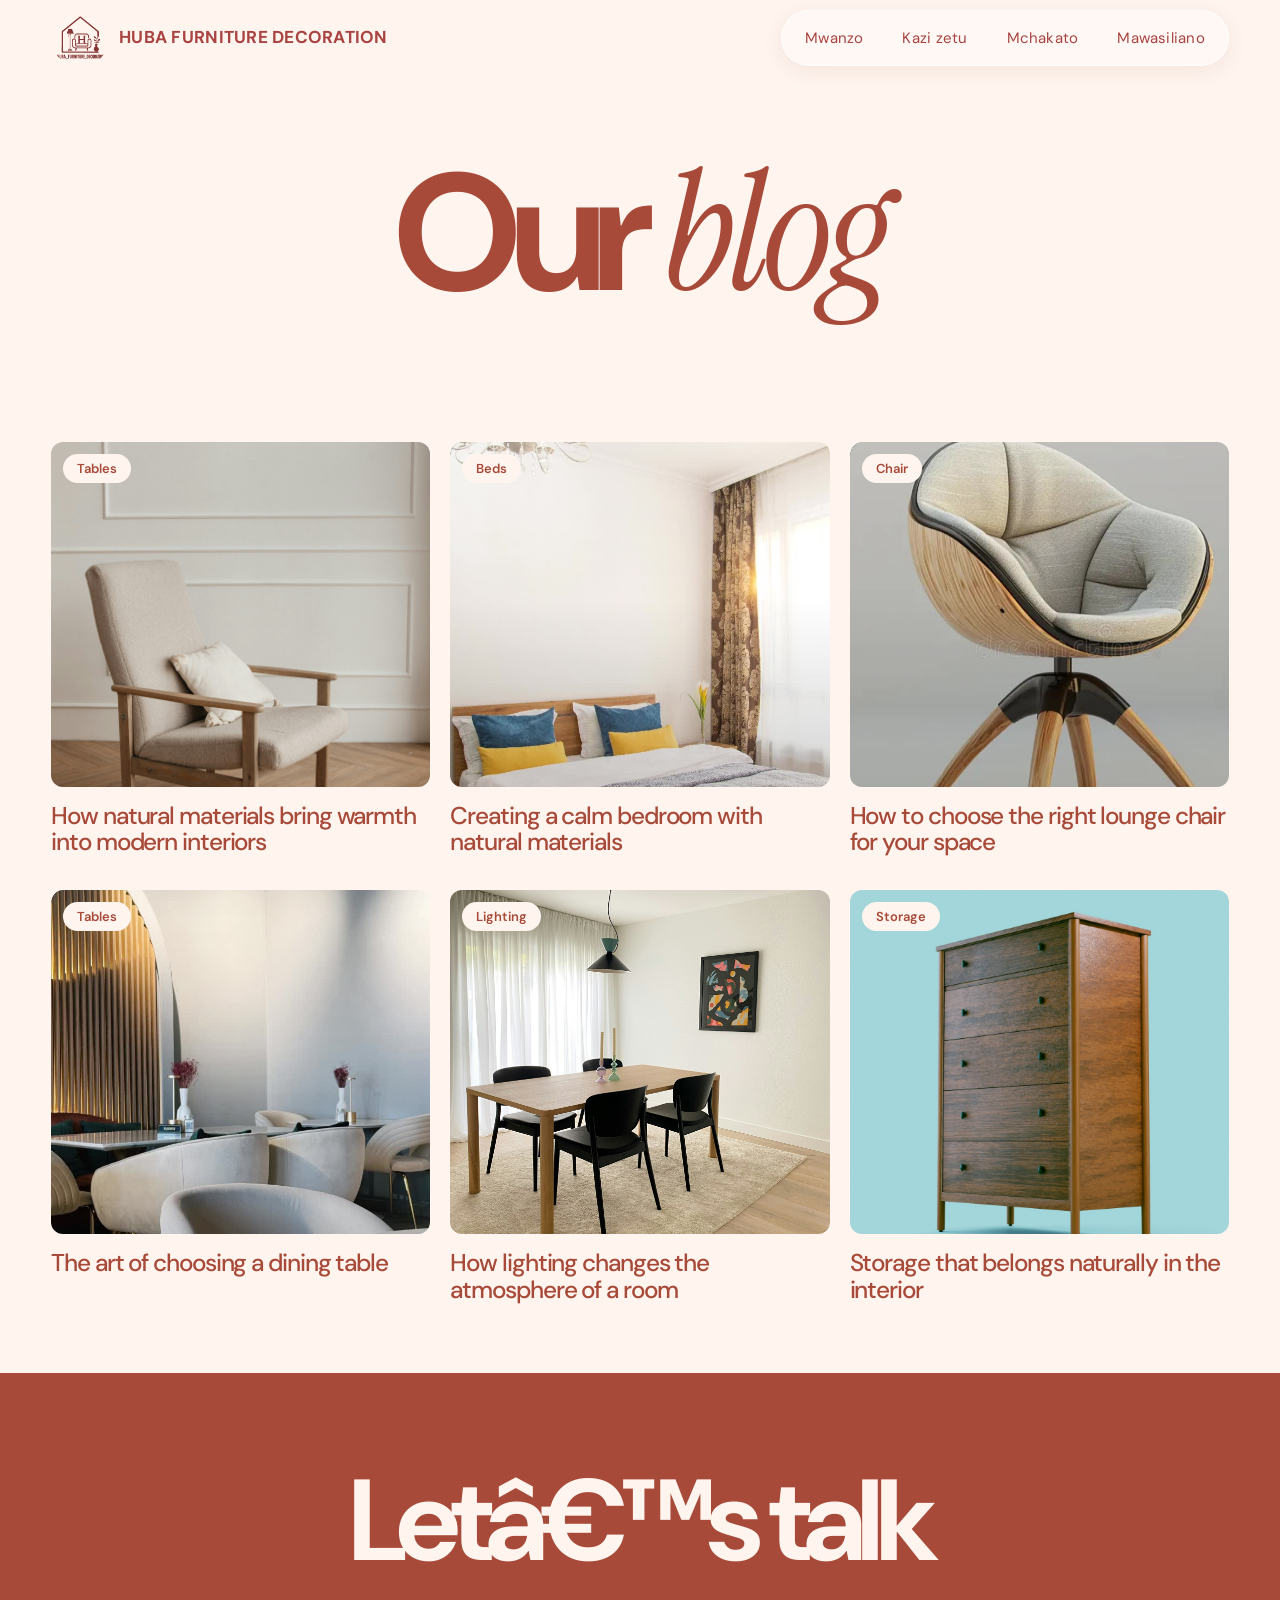
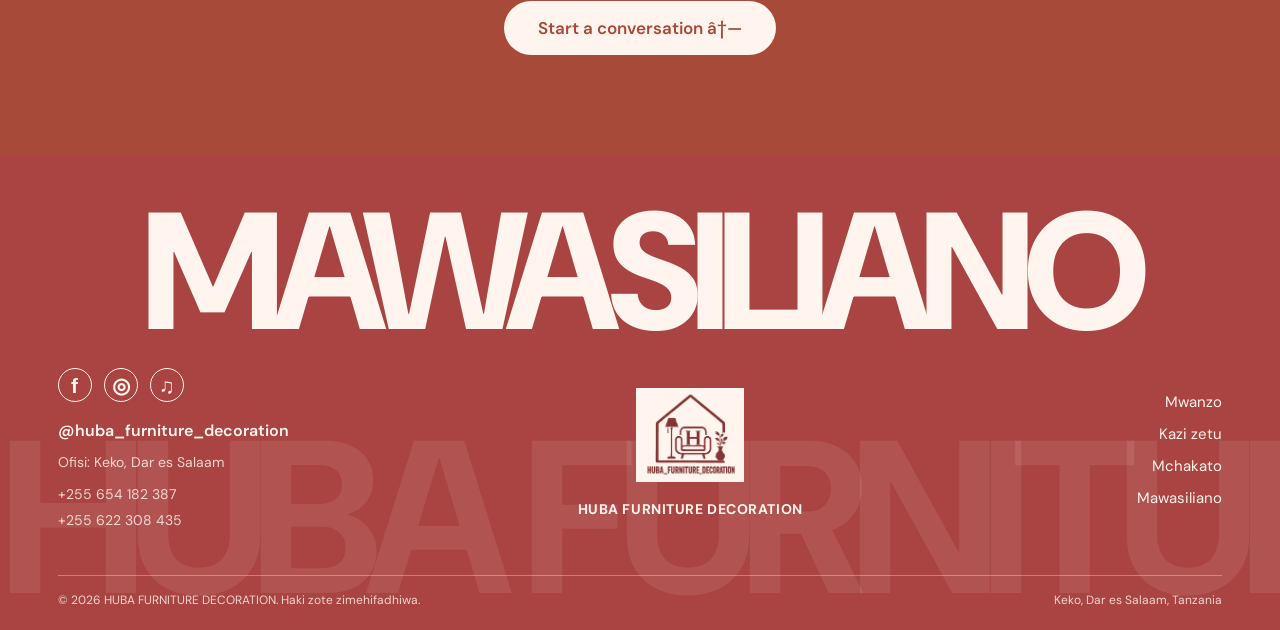
<file: blog.html>
﻿<!doctype html>
<html lang="en">
  <head>
    <meta charset="UTF-8" />
    <meta name="viewport" content="width=device-width, initial-scale=1.0" />
    <meta name="theme-color" content="#fff3ed" />
    <meta name="description" content="Notes from the HUBA FURNITURE DECORATION workshop on materials, rooms and living well with handmade furniture." />
    <title>Our blog â€” HUBA FURNITURE DECORATION</title>
    <link rel="preconnect" href="https://fonts.googleapis.com" />
    <link rel="preconnect" href="https://fonts.gstatic.com" crossorigin />
    <link href="https://fonts.googleapis.com/css2?family=DM+Sans:wght@400;500;600;700&family=Instrument+Serif:ital@0;1&display=swap" rel="stylesheet" />
    <link rel="stylesheet" href="./styles.css" />
    <link rel="stylesheet" href="./site.css" />
  </head>
  <body class="page">
    <a class="skip-link" href="#main">Skip to content</a>
    <header class="top-bar">
      <a class="top-brand" href="./index.html" aria-label="HUBA FURNITURE DECORATION, Mwanzo"><img class="site-logo" src="./assets/huba-logo.png" alt="" /><span class="site-name">HUBA FURNITURE DECORATION</span></a>
      <nav class="top-nav" aria-label="Urambazaji mkuu"><a href="./index.html">Mwanzo</a><a href="./work.html">Kazi zetu</a><a href="./index.html#process">Mchakato</a><a href="./index.html#contact">Mawasiliano</a></nav>
      <button class="top-toggle" type="button" aria-expanded="false" aria-controls="top-menu" aria-label="Fungua menyu">&#9776;</button>
    </header>
    <nav class="top-menu" id="top-menu" aria-label="Urambazaji wa simu"><a href="./index.html">Mwanzo</a><a href="./work.html">Kazi zetu</a><a href="./index.html#process">Mchakato</a><a href="./index.html#contact">Mawasiliano</a></nav>

    <main id="main">
      <section class="page-hero"><h1>Our <em>blog</em></h1></section>
      <section class="page-section">
        <div class="posts">
          <article class="post-card"><a class="post-photo" href="./post.html?slug=natural-materials-warmth"><img src="./assets/dining-room.jpg" alt="Warm dining room with natural wood" loading="lazy" decoding="async" /><span class="tag-chip">Tables</span></a><h2><a href="./post.html?slug=natural-materials-warmth">How natural materials bring warmth into modern interiors</a></h2></article>
          <article class="post-card"><a class="post-photo" href="./post.html?slug=calm-bedroom"><img src="./assets/bedroom.jpg" alt="Calm bedroom with natural linens" loading="lazy" decoding="async" /><span class="tag-chip">Beds</span></a><h2><a href="./post.html?slug=calm-bedroom">Creating a calm bedroom with natural materials</a></h2></article>
          <article class="post-card"><a class="post-photo" href="./post.html?slug=choosing-a-lounge-chair"><img src="./assets/accent-chair.jpg" alt="Sculptural lounge chair" loading="lazy" decoding="async" /><span class="tag-chip">Chair</span></a><h2><a href="./post.html?slug=choosing-a-lounge-chair">How to choose the right lounge chair for your space</a></h2></article>
          <article class="post-card"><a class="post-photo" href="./post.html?slug=choosing-a-dining-table"><img src="./assets/dining.jpg" alt="Dining room with a solid table" loading="lazy" decoding="async" /><span class="tag-chip">Tables</span></a><h2><a href="./post.html?slug=choosing-a-dining-table">The art of choosing a dining table</a></h2></article>
          <article class="post-card"><a class="post-photo" href="./post.html?slug=lighting-and-atmosphere"><img src="./assets/lamp.jpg" alt="Lamp casting warm light" loading="lazy" decoding="async" /><span class="tag-chip">Lighting</span></a><h2><a href="./post.html?slug=lighting-and-atmosphere">How lighting changes the atmosphere of a room</a></h2></article>
          <article class="post-card"><a class="post-photo" href="./post.html?slug=storage-that-belongs"><img src="./assets/storage.jpg" alt="Wooden storage unit in a living room" loading="lazy" decoding="async" /><span class="tag-chip">Storage</span></a><h2><a href="./post.html?slug=storage-that-belongs">Storage that belongs naturally in the interior</a></h2></article>
        </div>
      </section>
      <section class="cta-band"><h2>Letâ€™s talk</h2><a href="./contact.html">Start a conversation â†—</a></section>
    </main>

    <footer id="contact" class="site-footer">
      <h2 class="footer-heading">MAWASILIANO</h2>
      <div class="footer-main">
        <section class="footer-contact" aria-label="Mawasiliano na mitandao ya kijamii">
          <div class="footer-socials">
            <a href="https://www.facebook.com/" aria-label="Facebook">f</a>
            <a href="https://www.instagram.com/huba_furniture_decoration/" aria-label="Instagram">&#9678;</a>
            <a href="https://www.tiktok.com/" aria-label="TikTok">&#9835;</a>
          </div>
          <a class="footer-handle" href="https://www.instagram.com/huba_furniture_decoration/">@huba_furniture_decoration</a>
          <p>Ofisi: Keko, Dar es Salaam</p>
          <p class="footer-phones"><a href="tel:+255654182387">+255 654 182 387</a><a href="tel:+255622308435">+255 622 308 435</a></p>
        </section>
        <div class="footer-center">
          <a class="footer-brand-lockup" href="./index.html" aria-label="HUBA FURNITURE DECORATION">
            <img src="./assets/huba-logo.png" alt="" />
            <span>HUBA FURNITURE DECORATION</span>
          </a>
        </div>
        <nav class="footer-nav" aria-label="Viungo vya tovuti">
          <a href="./index.html">Mwanzo</a>
          <a href="./work.html">Kazi zetu</a>
          <a href="./index.html#process">Mchakato</a>
          <a href="./index.html#contact">Mawasiliano</a>
        </nav>
      </div>
      <div class="footer-legal"><span>&#169; 2026 HUBA FURNITURE DECORATION. Haki zote zimehifadhiwa.</span><span>Keko, Dar es Salaam, Tanzania</span></div>
      <div class="footer-marquee" aria-hidden="true"><span>HUBA FURNITURE DECORATION &nbsp; HUBA FURNITURE DECORATION &nbsp; </span><span>HUBA FURNITURE DECORATION &nbsp; HUBA FURNITURE DECORATION &nbsp; </span></div>
    </footer>
    <script src="./site.js"></script>
  </body>
</html>
</file>
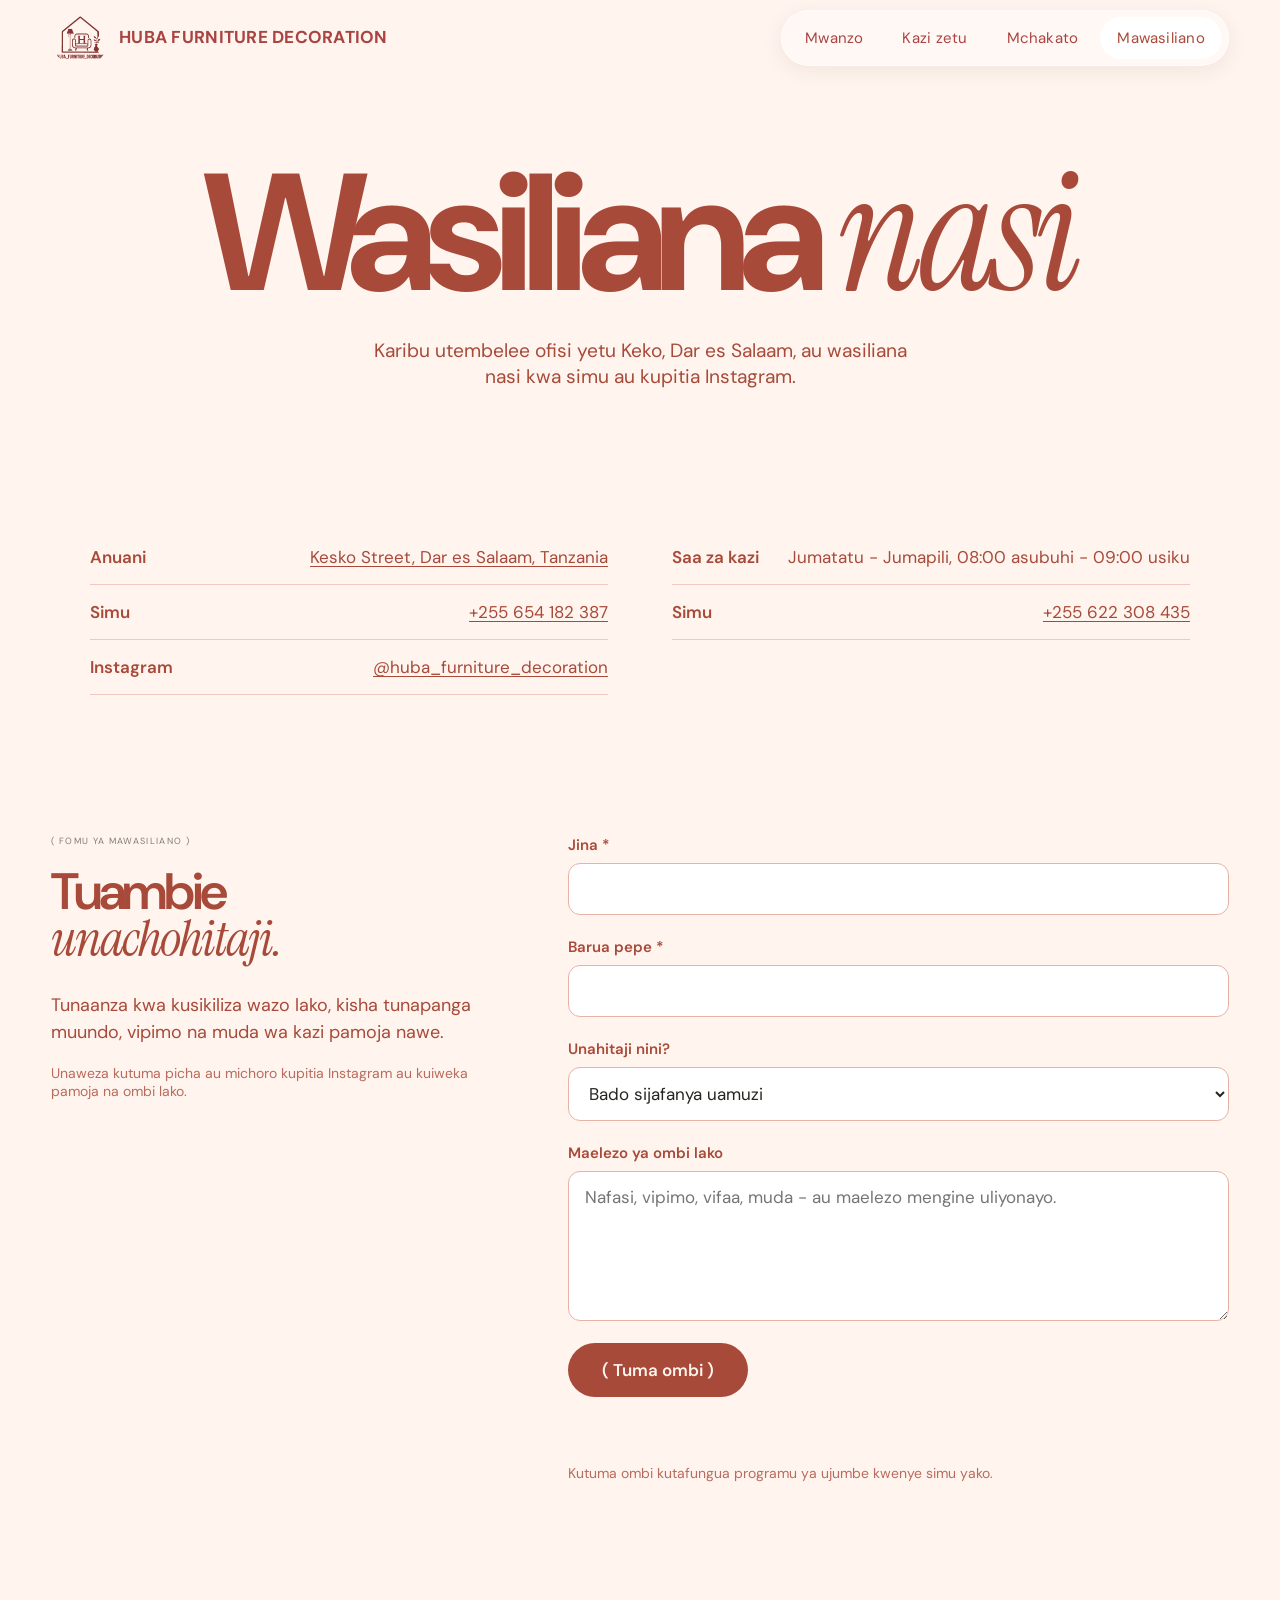
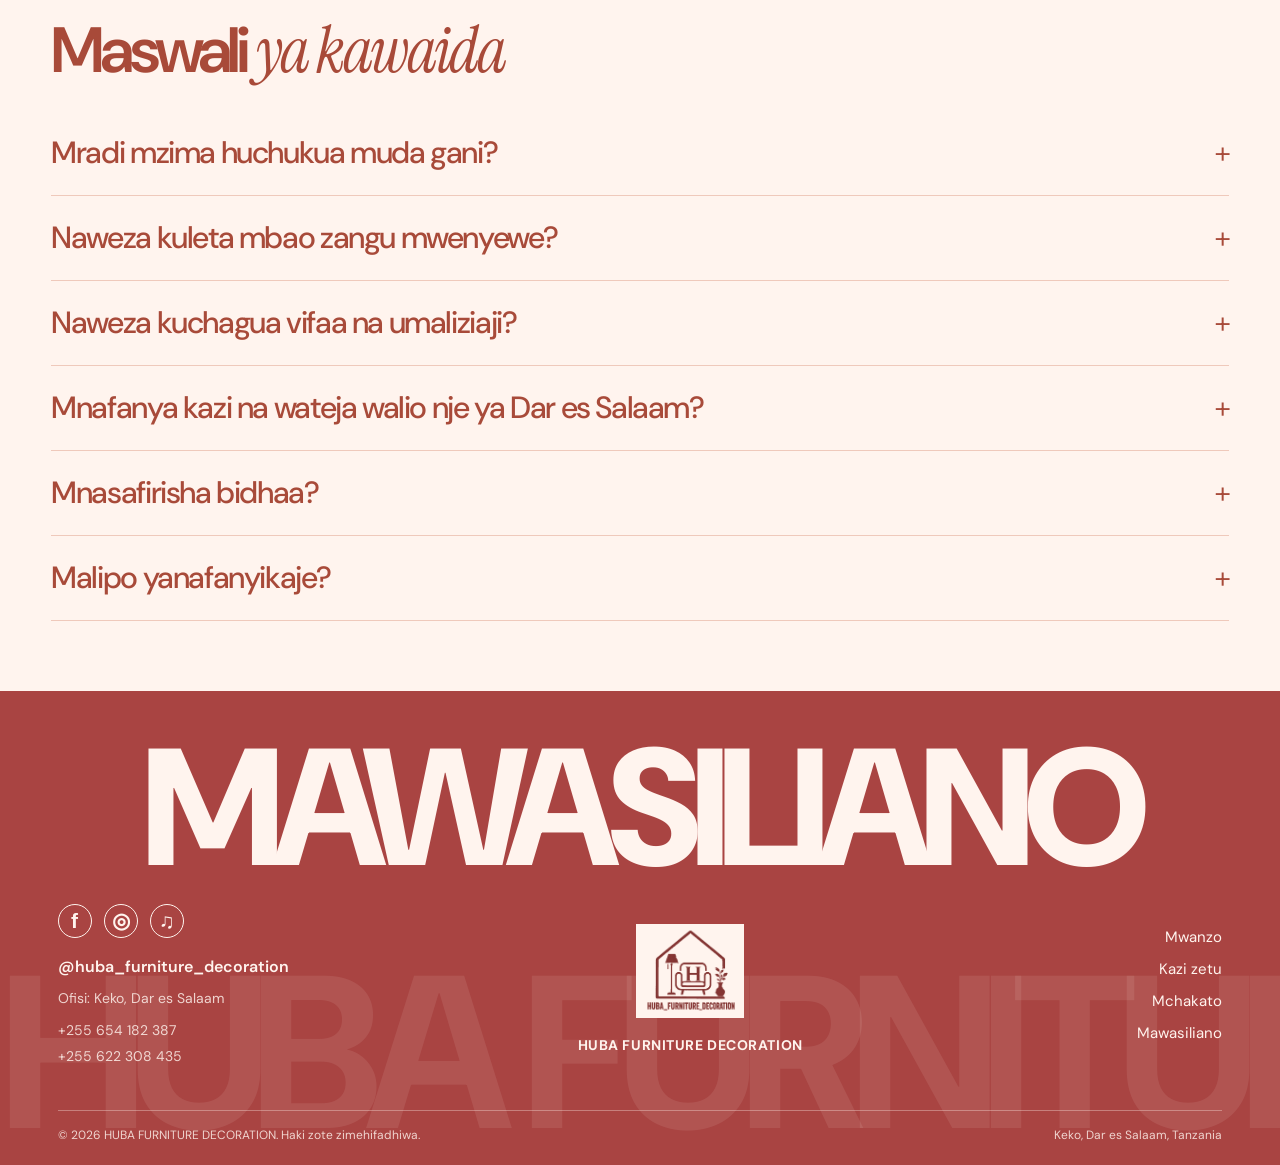
<file: contact.html>
﻿<!doctype html>
<html lang="sw">
  <head>
    <meta charset="UTF-8" />
    <meta name="viewport" content="width=device-width, initial-scale=1.0" />
    <meta name="theme-color" content="#fff3ed" />
    <meta name="description" content="Wasiliana na HUBA FURNITURE DECORATION, Dar es Salaam." />
    <title>Wasiliana nasi - HUBA FURNITURE DECORATION</title>
    <link rel="preconnect" href="https://framerusercontent.com" />
    <link rel="preconnect" href="https://fonts.googleapis.com" />
    <link rel="preconnect" href="https://fonts.gstatic.com" crossorigin />
    <link href="https://fonts.googleapis.com/css2?family=DM+Sans:wght@400;500;600;700&family=Instrument+Serif:ital@0;1&display=swap" rel="stylesheet" />
    <link rel="stylesheet" href="./styles.css" />
    <link rel="stylesheet" href="./site.css" />
  </head>
  <body class="page">
    <a class="skip-link" href="#main">Ruka hadi kwenye maudhui</a>
    <header class="top-bar">
      <a class="top-brand" href="./index.html" aria-label="HUBA FURNITURE DECORATION, Mwanzo"><img class="site-logo" src="./assets/huba-logo.png" alt="" /><span class="site-name">HUBA FURNITURE DECORATION</span></a>
      <nav class="top-nav" aria-label="Urambazaji mkuu"><a href="./index.html">Mwanzo</a><a href="./work.html">Kazi zetu</a><a href="./index.html#process">Mchakato</a><a href="./index.html#contact" aria-current="page">Mawasiliano</a></nav>
      <button class="top-toggle" type="button" aria-expanded="false" aria-controls="top-menu" aria-label="Fungua menyu">&#9776;</button>
    </header>
    <nav class="top-menu" id="top-menu" aria-label="Urambazaji wa simu"><a href="./index.html">Mwanzo</a><a href="./work.html">Kazi zetu</a><a href="./index.html#process">Mchakato</a><a href="./index.html#contact" aria-current="page">Mawasiliano</a></nav>

    <main id="main">
      <section class="page-hero">
        <h1>Wasiliana <em>nasi</em></h1>
        <p>Karibu utembelee ofisi yetu Keko, Dar es Salaam, au wasiliana nasi kwa simu au kupitia Instagram.</p>
      </section>

      <section class="page-section" aria-label="Taarifa za mawasiliano">
        <div class="facts">
          <div><strong>Anuani</strong><a href="https://maps.google.com/?q=Kesko+Street,+Dar+es+Salaam,+Tanzania" target="_blank" rel="noopener">Kesko Street, Dar es Salaam, Tanzania</a></div>
          <div><strong>Saa za kazi</strong><span>Jumatatu - Jumapili, 08:00 asubuhi - 09:00 usiku</span></div>
          <div><strong>Simu</strong><a href="tel:+255654182387">+255 654 182 387</a></div>
          <div><strong>Simu</strong><a href="tel:+255622308435">+255 622 308 435</a></div>
          <div><strong>Instagram</strong><a href="https://www.instagram.com/huba_furniture_decoration" target="_blank" rel="noopener">@huba_furniture_decoration</a></div>
        </div>
      </section>

      <section class="page-section">
        <div class="form-wrap">
          <div>
            <span class="eyebrow">( Fomu ya mawasiliano )</span>
            <h2>Tuambie<br /><em>unachohitaji.</em></h2>
            <p class="body-text">Tunaanza kwa kusikiliza wazo lako, kisha tunapanga muundo, vipimo na muda wa kazi pamoja nawe.</p>
            <p class="form-note">Unaweza kutuma picha au michoro kupitia Instagram au kuiweka pamoja na ombi lako.</p>
          </div>
          <form class="enquiry" id="enquiry" novalidate>
            <label>Jina *<input type="text" name="name" autocomplete="name" required /></label>
            <label>Barua pepe *<input type="email" name="email" autocomplete="email" required /></label>
            <label>Unahitaji nini?
              <select name="kind">
                <option>Meza</option><option>Viti</option><option>Samani za kuhifadhia</option><option>Kitanda</option><option>Taa</option><option selected>Bado sijafanya uamuzi</option>
              </select>
            </label>
            <label>Maelezo ya ombi lako<textarea name="brief" placeholder="Nafasi, vipimo, vifaa, muda - au maelezo mengine uliyonayo."></textarea></label>
            <button type="submit">( Tuma ombi )</button>
            <p class="form-status" id="form-status" role="status" aria-live="polite"></p>
            <p class="form-note">Kutuma ombi kutafungua programu ya ujumbe kwenye simu yako.</p>
          </form>
        </div>
      </section>

      <section class="page-section faq">
        <h2>Maswali <em>ya kawaida</em></h2>
        <details><summary>Mradi mzima huchukua muda gani?</summary><p>Tenga wiki mbili hadi tatu kwa michoro, kisha wiki sita hadi kumi za utengenezaji baada ya michoro kuidhinishwa. Tutathibitisha tarehe ya kukamilisha kazi unapoweka oda.</p></details>
        <details><summary>Naweza kuleta mbao zangu mwenyewe?</summary><p>Ndiyo, mara nyingi inawezekana. Kwanza tutakagua aina ya mbao, unyevunyevu, vipimo na hali yake ili kuthibitisha kama zinafaa.</p></details>
        <details><summary>Naweza kuchagua vifaa na umaliziaji?</summary><p>Ndiyo. Tutachagua pamoja rangi ya mbao, kitambaa, ngozi na umaliziaji kwa kutumia sampuli kabla ya kukamilisha mchoro.</p></details>
        <details><summary>Mnafanya kazi na wateja walio nje ya Dar es Salaam?</summary><p>Ndiyo. Kama huwezi kutembelea ofisi, tunaweza kuzungumza kwa video na kushirikishana michoro na sampuli kwa njia ya kidijitali.</p></details>
        <details><summary>Mnasafirisha bidhaa?</summary><p>Tunaweza kupanga usafirishaji kulingana na eneo lako. Gharama na muda wa kufikisha bidhaa tutakuthibitishia kabla ya oda.</p></details>
        <details><summary>Malipo yanafanyikaje?</summary><p>Amana ya asilimia 50 huthibitisha oda yako. Salio hulipwa kabla ya bidhaa kuwasilishwa au kuchukuliwa.</p></details>
      </section>
    </main>

    <footer id="contact" class="site-footer">
      <h2 class="footer-heading">MAWASILIANO</h2>
      <div class="footer-main">
        <section class="footer-contact" aria-label="Mawasiliano na mitandao ya kijamii">
          <div class="footer-socials">
            <a href="https://www.facebook.com/" aria-label="Facebook">f</a>
            <a href="https://www.instagram.com/huba_furniture_decoration/" aria-label="Instagram">&#9678;</a>
            <a href="https://www.tiktok.com/" aria-label="TikTok">&#9835;</a>
          </div>
          <a class="footer-handle" href="https://www.instagram.com/huba_furniture_decoration/">@huba_furniture_decoration</a>
          <p>Ofisi: Keko, Dar es Salaam</p>
          <p class="footer-phones"><a href="tel:+255654182387">+255 654 182 387</a><a href="tel:+255622308435">+255 622 308 435</a></p>
        </section>
        <div class="footer-center">
          <a class="footer-brand-lockup" href="./index.html" aria-label="HUBA FURNITURE DECORATION">
            <img src="./assets/huba-logo.png" alt="" />
            <span>HUBA FURNITURE DECORATION</span>
          </a>
        </div>
        <nav class="footer-nav" aria-label="Viungo vya tovuti">
          <a href="./index.html">Mwanzo</a>
          <a href="./work.html">Kazi zetu</a>
          <a href="./index.html#process">Mchakato</a>
          <a href="./index.html#contact">Mawasiliano</a>
        </nav>
      </div>
      <div class="footer-legal"><span>&#169; 2026 HUBA FURNITURE DECORATION. Haki zote zimehifadhiwa.</span><span>Keko, Dar es Salaam, Tanzania</span></div>
      <div class="footer-marquee" aria-hidden="true"><span>HUBA FURNITURE DECORATION &nbsp; HUBA FURNITURE DECORATION &nbsp; </span><span>HUBA FURNITURE DECORATION &nbsp; HUBA FURNITURE DECORATION &nbsp; </span></div>
    </footer>
    <script src="./site.js"></script>
    <script src="./contact.js"></script>
  </body>
</html>
</file>
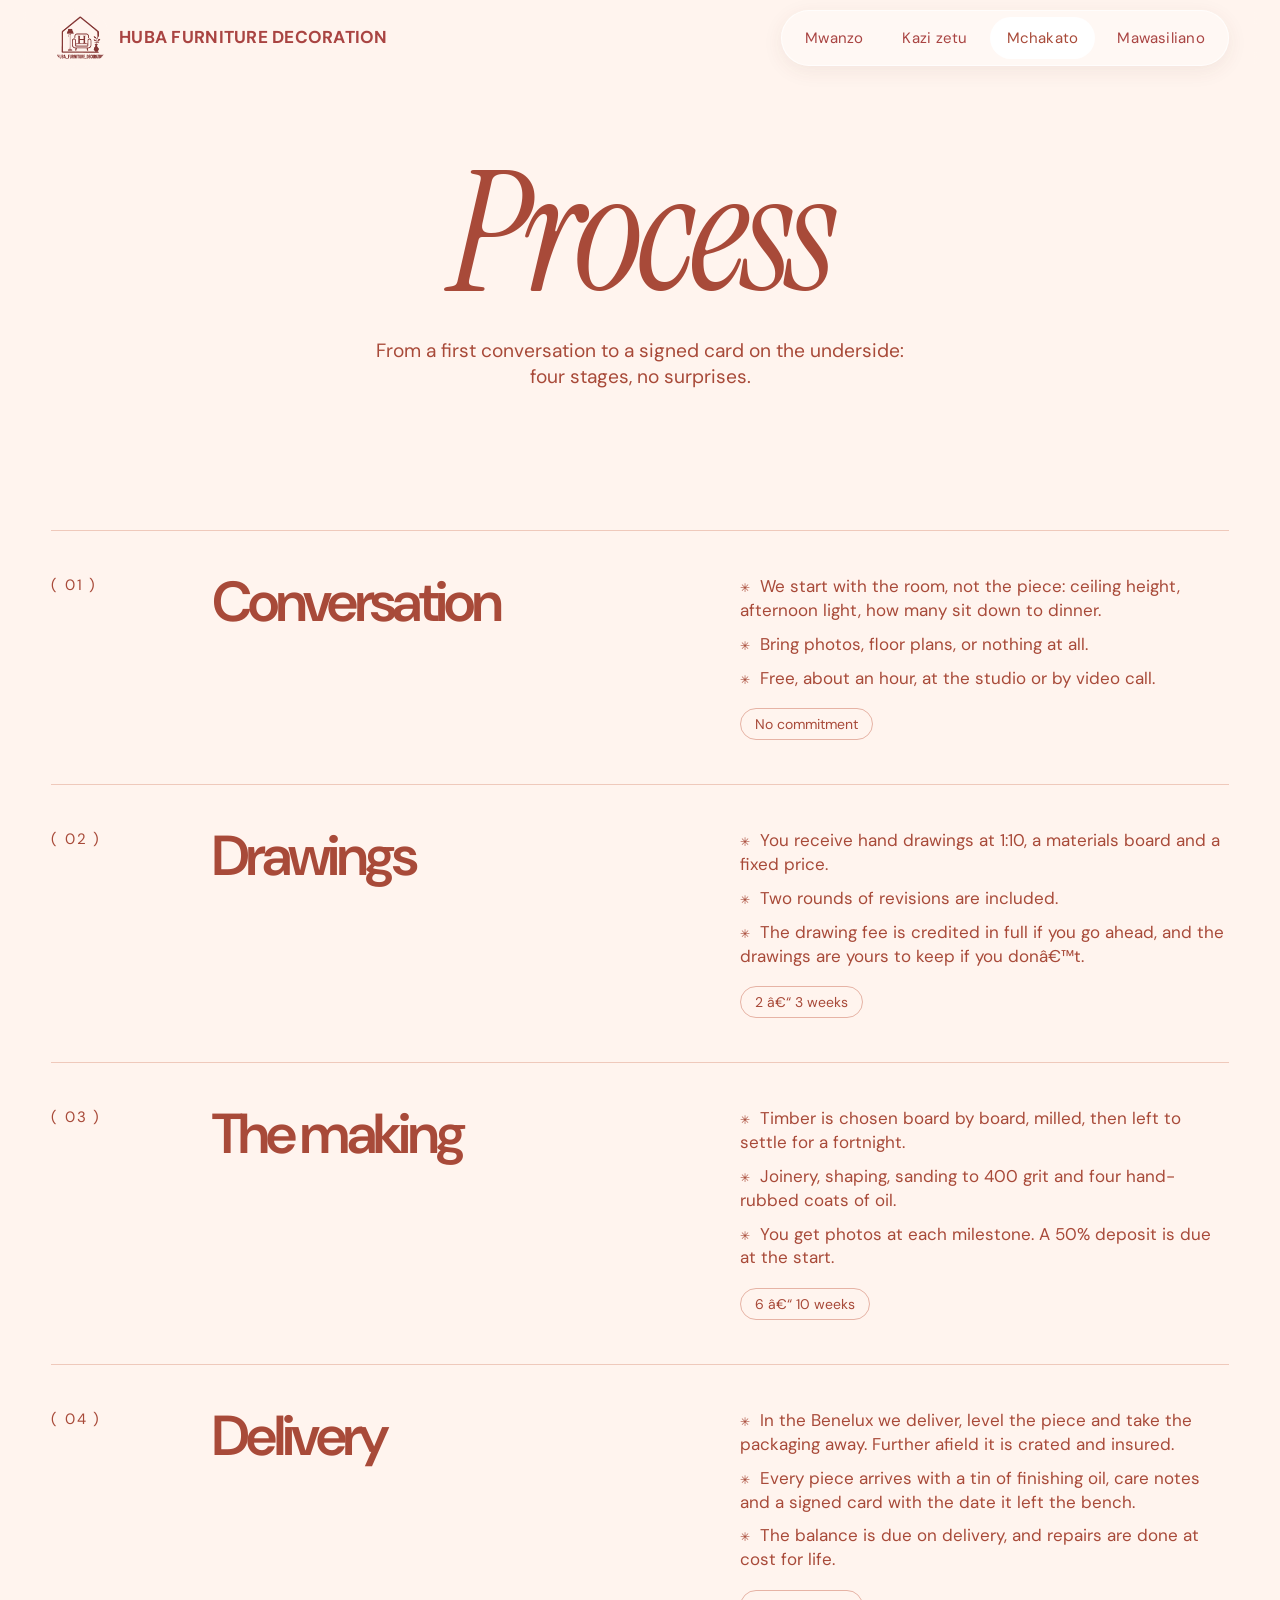
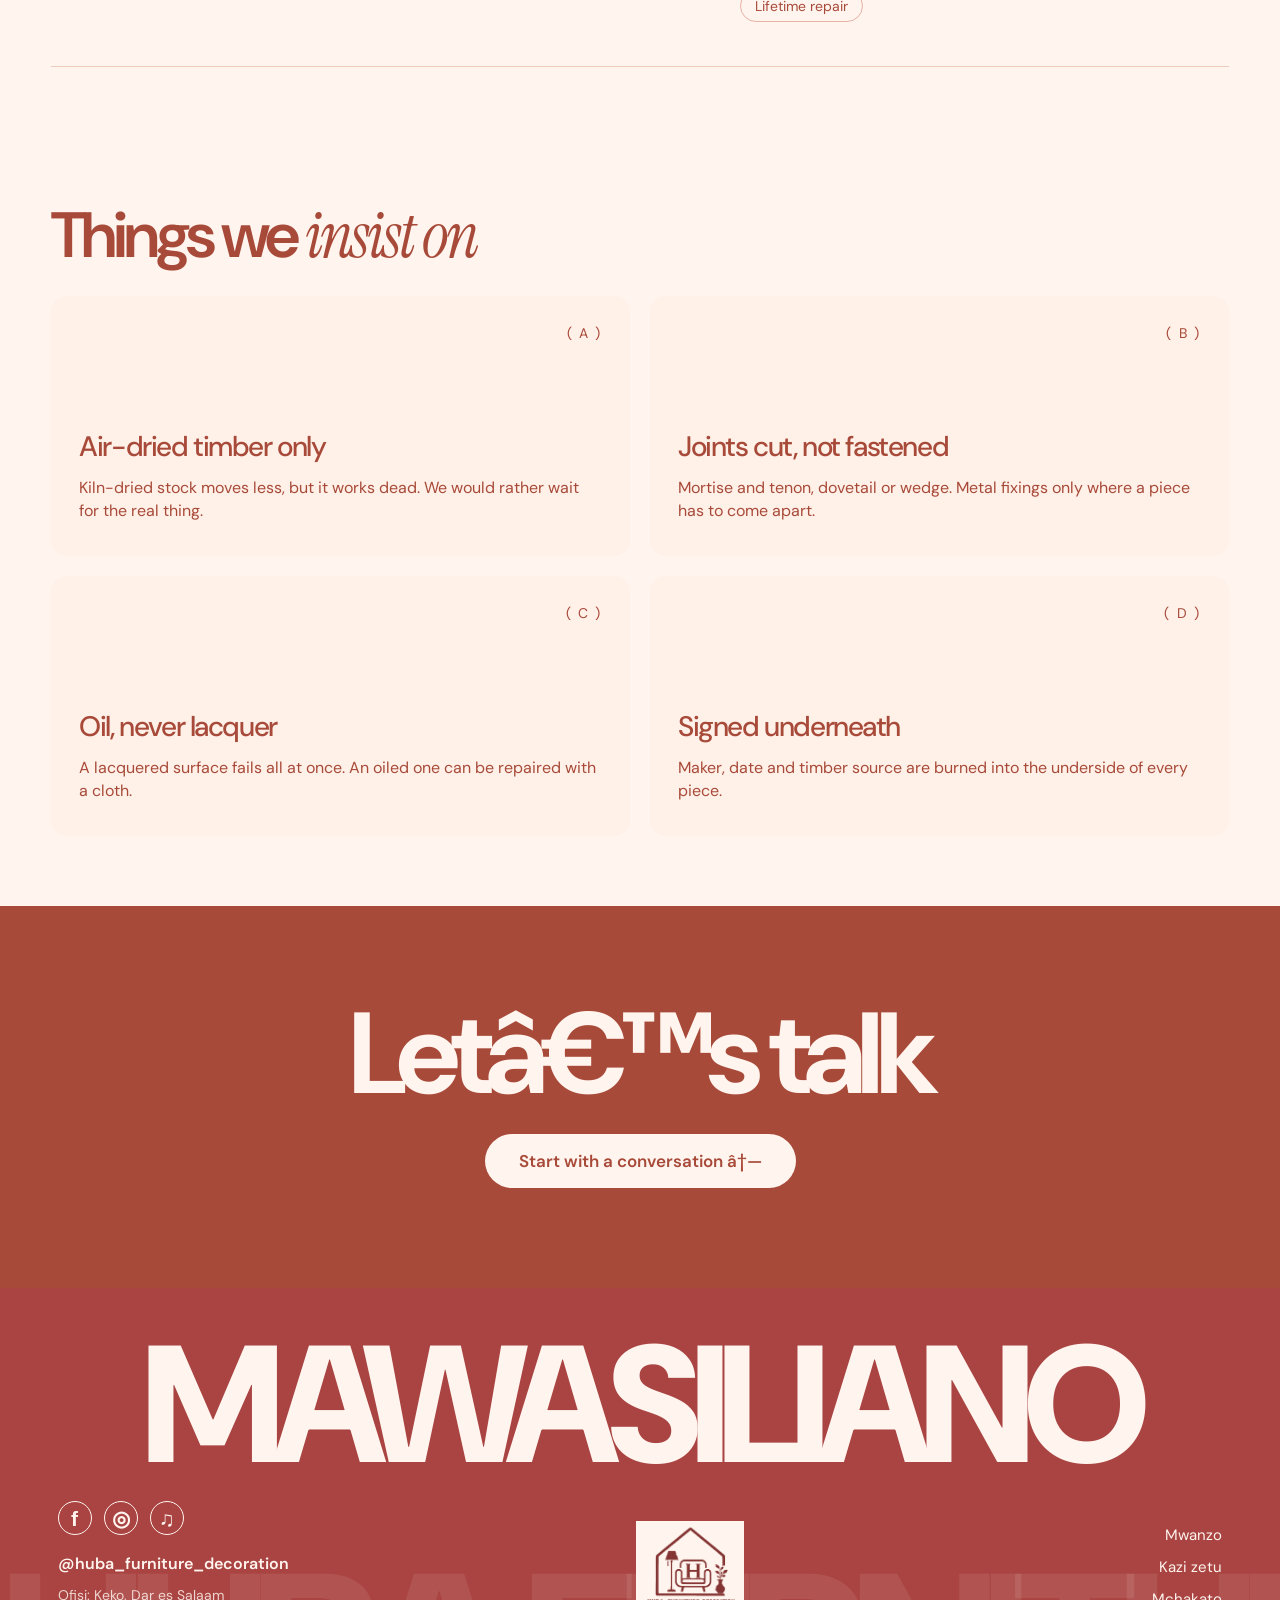
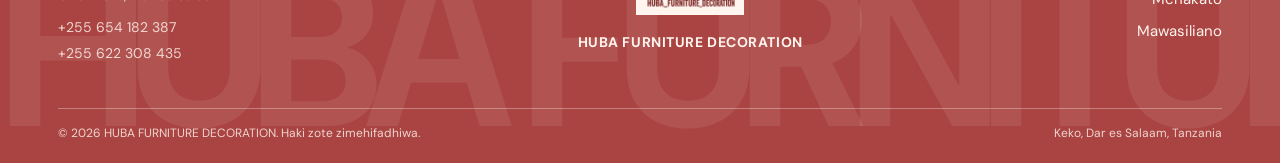
<file: process.html>
﻿<!doctype html>
<html lang="en">
  <head>
    <meta charset="UTF-8" />
    <meta name="viewport" content="width=device-width, initial-scale=1.0" />
    <meta name="theme-color" content="#fff3ed" />
    <meta name="description" content="How a HUBA FURNITURE DECORATION piece is made: conversation, drawings, the making and delivery." />
    <title>Process â€” HUBA FURNITURE DECORATION</title>
    <link rel="preconnect" href="https://fonts.googleapis.com" />
    <link rel="preconnect" href="https://fonts.gstatic.com" crossorigin />
    <link href="https://fonts.googleapis.com/css2?family=DM+Sans:wght@400;500;600;700&family=Instrument+Serif:ital@0;1&display=swap" rel="stylesheet" />
    <link rel="stylesheet" href="./styles.css" />
    <link rel="stylesheet" href="./site.css" />
  </head>
  <body class="page">
    <a class="skip-link" href="#main">Skip to content</a>
    <header class="top-bar">
      <a class="top-brand" href="./index.html" aria-label="HUBA FURNITURE DECORATION, Mwanzo"><img class="site-logo" src="./assets/huba-logo.png" alt="" /><span class="site-name">HUBA FURNITURE DECORATION</span></a>
      <nav class="top-nav" aria-label="Urambazaji mkuu"><a href="./index.html">Mwanzo</a><a href="./work.html">Kazi zetu</a><a href="./index.html#process" aria-current="page">Mchakato</a><a href="./index.html#contact">Mawasiliano</a></nav>
      <button class="top-toggle" type="button" aria-expanded="false" aria-controls="top-menu" aria-label="Fungua menyu">&#9776;</button>
    </header>
    <nav class="top-menu" id="top-menu" aria-label="Urambazaji wa simu"><a href="./index.html">Mwanzo</a><a href="./work.html">Kazi zetu</a><a href="./index.html#process" aria-current="page">Mchakato</a><a href="./index.html#contact">Mawasiliano</a></nav>

    <main id="main">
      <section class="page-hero">
        <h1><em>Process</em></h1>
        <p>From a first conversation to a signed card on the underside: four stages, no surprises.</p>
      </section>

      <section class="page-section">
        <div class="stage-list">
          <article class="stage"><span class="no">( 01 )</span><h3>Conversation</h3><div><ul><li>We start with the room, not the piece: ceiling height, afternoon light, how many sit down to dinner.</li><li>Bring photos, floor plans, or nothing at all.</li><li>Free, about an hour, at the studio or by video call.</li></ul><span class="tag">No commitment</span></div></article>
          <article class="stage"><span class="no">( 02 )</span><h3>Drawings</h3><div><ul><li>You receive hand drawings at 1:10, a materials board and a fixed price.</li><li>Two rounds of revisions are included.</li><li>The drawing fee is credited in full if you go ahead, and the drawings are yours to keep if you donâ€™t.</li></ul><span class="tag">2 â€“ 3 weeks</span></div></article>
          <article class="stage"><span class="no">( 03 )</span><h3>The making</h3><div><ul><li>Timber is chosen board by board, milled, then left to settle for a fortnight.</li><li>Joinery, shaping, sanding to 400 grit and four hand-rubbed coats of oil.</li><li>You get photos at each milestone. A 50% deposit is due at the start.</li></ul><span class="tag">6 â€“ 10 weeks</span></div></article>
          <article class="stage"><span class="no">( 04 )</span><h3>Delivery</h3><div><ul><li>In the Benelux we deliver, level the piece and take the packaging away. Further afield it is crated and insured.</li><li>Every piece arrives with a tin of finishing oil, care notes and a signed card with the date it left the bench.</li><li>The balance is due on delivery, and repairs are done at cost for life.</li></ul><span class="tag">Lifetime repair</span></div></article>
        </div>
      </section>

      <section class="page-section">
        <h2>Things we <em>insist on</em></h2>
        <div class="notes">
          <article class="card"><span>( A )</span><div><h3>Air-dried timber only</h3><p>Kiln-dried stock moves less, but it works dead. We would rather wait for the real thing.</p></div></article>
          <article class="card"><span>( B )</span><div><h3>Joints cut, not fastened</h3><p>Mortise and tenon, dovetail or wedge. Metal fixings only where a piece has to come apart.</p></div></article>
          <article class="card"><span>( C )</span><div><h3>Oil, never lacquer</h3><p>A lacquered surface fails all at once. An oiled one can be repaired with a cloth.</p></div></article>
          <article class="card"><span>( D )</span><div><h3>Signed underneath</h3><p>Maker, date and timber source are burned into the underside of every piece.</p></div></article>
        </div>
      </section>

      <section class="cta-band"><h2>Letâ€™s talk</h2><a href="./contact.html">Start with a conversation â†—</a></section>
    </main>

    <footer id="contact" class="site-footer">
      <h2 class="footer-heading">MAWASILIANO</h2>
      <div class="footer-main">
        <section class="footer-contact" aria-label="Mawasiliano na mitandao ya kijamii">
          <div class="footer-socials">
            <a href="https://www.facebook.com/" aria-label="Facebook">f</a>
            <a href="https://www.instagram.com/huba_furniture_decoration/" aria-label="Instagram">&#9678;</a>
            <a href="https://www.tiktok.com/" aria-label="TikTok">&#9835;</a>
          </div>
          <a class="footer-handle" href="https://www.instagram.com/huba_furniture_decoration/">@huba_furniture_decoration</a>
          <p>Ofisi: Keko, Dar es Salaam</p>
          <p class="footer-phones"><a href="tel:+255654182387">+255 654 182 387</a><a href="tel:+255622308435">+255 622 308 435</a></p>
        </section>
        <div class="footer-center">
          <a class="footer-brand-lockup" href="./index.html" aria-label="HUBA FURNITURE DECORATION">
            <img src="./assets/huba-logo.png" alt="" />
            <span>HUBA FURNITURE DECORATION</span>
          </a>
        </div>
        <nav class="footer-nav" aria-label="Viungo vya tovuti">
          <a href="./index.html">Mwanzo</a>
          <a href="./work.html">Kazi zetu</a>
          <a href="./index.html#process">Mchakato</a>
          <a href="./index.html#contact">Mawasiliano</a>
        </nav>
      </div>
      <div class="footer-legal"><span>&#169; 2026 HUBA FURNITURE DECORATION. Haki zote zimehifadhiwa.</span><span>Keko, Dar es Salaam, Tanzania</span></div>
      <div class="footer-marquee" aria-hidden="true"><span>HUBA FURNITURE DECORATION &nbsp; HUBA FURNITURE DECORATION &nbsp; </span><span>HUBA FURNITURE DECORATION &nbsp; HUBA FURNITURE DECORATION &nbsp; </span></div>
    </footer>
    <script src="./site.js"></script>
  </body>
</html>
</file>
<file: styles.css>
:root{--paper:#f4f1eb;--ink:#252521;--muted:#77766f;--line:#d8d4cb;--rust:#a84a39;--olive:#b7ad91;--serif:'Instrument Serif',Georgia,serif;--sans:'DM Sans',Arial,sans-serif}*{box-sizing:border-box}html{scroll-behavior:smooth}body{margin:0;background:var(--paper);color:var(--ink);font-family:var(--sans);font-size:14px;-webkit-font-smoothing:antialiased}a{color:inherit;text-decoration:none}button{font:inherit;color:inherit}.site-header{height:84px;padding:0 5.1vw;display:flex;align-items:center;justify-content:space-between;border-bottom:1px solid var(--line);position:relative;z-index:3;background:var(--paper)}.wordmark{font-size:27px;font-weight:700;letter-spacing:-2px}.wordmark span{font-size:9px;letter-spacing:0;vertical-align:top;margin-left:3px}.main-nav{display:flex;gap:38px;margin-left:44px}.main-nav a,.header-cta{font-size:12px}.main-nav a{color:#696860;transition:color .2s}.main-nav a:hover,.text-link:hover{color:var(--rust)}.header-cta{border:1px solid #bab6ac;padding:12px 17px;border-radius:100px}.header-cta span{margin-left:18px;color:var(--rust)}.menu-toggle{display:none;border:0;background:none;font-size:21px}.section-wrap{padding-left:7.1vw;padding-right:7.1vw}.hero{padding-top:36px}.hero-topline,.hero-bottom{display:flex;justify-content:space-between;color:var(--muted);font-size:10px;line-height:1.65;letter-spacing:.04em}.hero-note{align-self:end}.hero-title{display:flex;justify-content:space-between;align-items:flex-end;padding:42px 0 31px}.hero h1,.section-head h2,.catalogue h2,.process h2,.visit h2,.workshop h2{font-family:var(--serif);font-weight:400;font-size:clamp(68px,9.4vw,138px);letter-spacing:-.055em;line-height:.83;margin:0}.hero h1 em,.section-head h2 em,.catalogue h2 em,.process h2 em,.visit h2 em,.workshop h2 em,.studio-lead em,.footer-title em{font-weight:400;color:var(--rust)}.hero-aside{width:190px;padding-bottom:7px;display:grid;grid-template-columns:36px 1fr;column-gap:13px;align-items:start}.round-mark{width:34px;height:34px;border:1px solid var(--rust);border-radius:50%;display:flex;justify-content:center;align-items:center;font-family:var(--serif);font-size:9px;line-height:.7;color:var(--rust);text-align:center}.hero-aside p{margin:0;font-size:11px;line-height:1.7;color:#64635d}.text-link{display:inline-flex;align-items:center;gap:30px;padding-bottom:7px;border-bottom:1px solid var(--line);font-size:11px;transition:color .2s}.text-link b{font-size:16px;font-weight:400;color:var(--rust)}.hero-aside .text-link{grid-column:2;margin-top:20px;justify-content:space-between}.hero-image{height:min(61vw,660px);min-height:370px;position:relative;overflow:hidden;background:#ddd4c4}.hero-image>img,.studio-image>img,.visit-image>img,.workshop>img{height:100%;width:100%;object-fit:cover;display:block}.hero-image>img{object-position:center 55%}.hero-stamp{position:absolute;left:26px;top:26px;width:74px;height:74px;border:1px solid rgba(244,241,235,.8);border-radius:50%;color:white;display:flex;align-items:center;justify-content:center;flex-direction:column;line-height:1.2;text-shadow:0 1px 6px #333}.hero-stamp span{font-size:7px;letter-spacing:.12em}.hero-stamp strong{font-family:var(--serif);font-size:21px;font-weight:400}.image-caption{position:absolute;bottom:16px;right:18px;color:white;font-size:9px;letter-spacing:.06em;text-shadow:0 1px 6px #222}.hero-bottom{padding:18px 0 29px;align-items:center}.hero-bottom a{color:var(--ink)}.hero-bottom a span{color:var(--rust);padding-left:9px}.ticker{overflow:hidden;white-space:nowrap;background:#e8e4db;border-top:1px solid var(--line);border-bottom:1px solid var(--line);padding:17px 0;color:#45433c;font-size:10px;letter-spacing:.17em}.ticker-track{width:max-content;animation:marquee 44s linear infinite}.ticker i{font-style:normal;color:var(--rust);padding:0 25px}@keyframes marquee{to{transform:translateX(-35%)}}.featured{padding-top:117px;padding-bottom:122px}.section-head,.catalogue-head{display:flex;align-items:flex-end;justify-content:space-between;margin-bottom:46px}.eyebrow{font-size:9px;text-transform:uppercase;letter-spacing:.15em;color:#807d72;display:block;margin-bottom:21px}.section-head h2,.catalogue h2,.process h2,.visit h2{font-size:clamp(58px,7.1vw,100px)}.circle-link{width:84px;height:84px;border:1px solid var(--line);border-radius:50%;display:flex;flex-direction:column;justify-content:center;align-items:center;text-align:center;font-size:9px;line-height:1.4;transition:all .25s}.circle-link span{font-size:15px;color:var(--rust)}.circle-link:hover{background:var(--rust);color:white;border-color:var(--rust)}.circle-link:hover span{color:white}.product-grid{display:grid;gap:32px 17px}.product-grid.four{grid-template-columns:repeat(4,minmax(0,1fr))}.product-grid.three{grid-template-columns:repeat(3,minmax(0,1fr));gap:42px 19px}.product-photo{display:block;position:relative;overflow:hidden;background:#e5e0d7;aspect-ratio:4/4.65}.product-photo img{width:100%;height:100%;display:block;object-fit:cover;transition:transform .7s cubic-bezier(.2,.7,.2,1)}.product-photo:hover img{transform:scale(1.045)}.product-index{position:absolute;left:13px;top:13px;color:white;text-shadow:0 1px 5px #333;font-size:9px}.photo-arrow{position:absolute;right:12px;bottom:12px;background:var(--paper);width:32px;height:32px;border-radius:50%;display:grid;place-items:center;font-size:15px;transition:background .2s,color .2s}.product-photo:hover .photo-arrow{background:var(--rust);color:white}.product-meta{display:flex;justify-content:space-between;align-items:baseline;gap:8px;margin-top:14px}.product-meta h3{font-size:12px;font-weight:500;margin:0}.product-meta>span{font-size:10px;color:#68675f;white-space:nowrap}.product-card>p{margin:7px 0 0;color:#8a877d;font-size:9px}.studio{display:grid;grid-template-columns:1fr 1fr;background:#e8e4db;min-height:580px}.studio-image{position:relative;min-height:560px}.studio-image img{object-position:55% center}.studio-image .image-caption{left:20px;right:auto}.studio-copy{padding:85px 10% 68px 12%;display:flex;flex-direction:column;justify-content:space-between}.studio-copy .eyebrow{color:#79756b}.studio-lead{font-family:var(--serif);font-size:clamp(34px,4vw,57px);line-height:1.04;letter-spacing:-.025em;margin:32px 0 70px}.studio-bottom{border-top:1px solid #cbc6ba;padding-top:21px;display:grid;grid-template-columns:90px 1fr;align-items:center}.big-number{font-family:var(--serif);font-size:70px;line-height:1}.big-number span{font-size:32px;color:var(--rust);vertical-align:top}.studio-bottom p{font-size:10px;line-height:1.7;color:#6c6a62}.studio-bottom .text-link{grid-column:2;margin-top:15px;width:max-content}.quote-band{padding:105px 15vw 112px;text-align:center;background:var(--rust);color:#f4f1eb}.quote-band .eyebrow{color:#e2b8ae}.quote-band blockquote{font-family:var(--serif);font-size:clamp(33px,4.5vw,62px);line-height:1.02;letter-spacing:-.025em;max-width:900px;margin:0 auto 28px}.quote-by{font-size:10px;color:#e6c6bf}.catalogue{padding-top:126px;padding-bottom:130px}.catalogue-head{margin-bottom:57px}.catalogue-head>p{width:250px;margin:0 3% 4px 0;color:#77746c;font-size:11px;line-height:1.8}.filter-row{display:flex;gap:28px;border-bottom:1px solid var(--line);margin-bottom:26px}.filter{border:0;background:none;padding:0 0 13px;color:#88857c;font-size:10px;cursor:pointer;position:relative}.filter.active{color:var(--ink)}.filter.active:after{content:"";position:absolute;height:1px;background:var(--rust);bottom:-1px;left:0;right:0}.filter span{color:var(--rust);margin-left:5px}.catalogue .product-card.hidden{display:none}.process{padding-top:91px;padding-bottom:125px;border-top:1px solid var(--line);display:grid;grid-template-columns:.82fr 1.18fr;gap:10vw}.process-heading h2{margin-bottom:24px}.process-heading>p{max-width:260px;color:#77746c;font-size:11px;line-height:1.8;margin:0 0 24px}.steps article{display:grid;grid-template-columns:45px 1fr 26px;gap:18px;align-items:start;padding:25px 0;border-bottom:1px solid var(--line)}.steps article:first-child{border-top:1px solid var(--line)}.step-no{font-size:9px;color:var(--rust);padding-top:4px}.steps h3{font-family:var(--serif);font-size:27px;font-weight:400;margin:0 0 7px}.steps p{font-size:10px;line-height:1.7;color:#77746c;max-width:340px;margin:0}.step-icon{font-family:var(--serif);font-size:21px;color:#8e8a7e;text-align:right}.workshop{position:relative;height:480px;overflow:hidden;background:#4f4a3d}.workshop:after{content:"";position:absolute;inset:0;background:linear-gradient(90deg,rgba(25,25,21,.56),rgba(25,25,21,.02))}.workshop>img{position:absolute;inset:0;object-position:center 53%}.workshop-label{position:absolute;z-index:1;left:12vw;top:50%;transform:translateY(-50%);color:white}.workshop-label .eyebrow{color:#dfddd4}.workshop h2{font-size:clamp(60px,7vw,94px);margin-bottom:28px}.workshop h2 em{color:#e6b1a0}.workshop-label>a{font-size:10px;border-bottom:1px solid rgba(255,255,255,.6);padding-bottom:8px}.visit{padding-top:126px;padding-bottom:130px;display:grid;grid-template-columns:.75fr 1.25fr;gap:9vw;align-items:center}.visit-copy>p{font-size:11px;line-height:1.8;max-width:260px;color:#77746c;margin:22px 0}.visit-image{height:440px;position:relative;background:#ddd5c6}.visit-image span{position:absolute;bottom:13px;left:15px;color:white;font-size:9px;text-shadow:0 1px 4px #222}.testimonials{display:grid;grid-template-columns:.6fr 1.4fr;background:#e8e4db;padding:91px 12vw 95px;gap:8vw}.testimonial-title{display:flex;flex-direction:column;justify-content:space-between}.testimonial-count{font-size:10px;color:#8e8a7e}.testimonial-content{position:relative}.quote-mark{font-family:var(--serif);font-size:70px;line-height:.5;color:var(--rust)}.testimonial-content blockquote{font-family:var(--serif);font-size:clamp(31px,4vw,53px);line-height:1.06;letter-spacing:-.02em;margin:20px 0 30px;max-width:760px}.testimonial-person{display:flex;align-items:center;gap:12px}.testimonial-person img{width:38px;height:38px;object-fit:cover;border-radius:50%}.testimonial-person div{display:flex;flex-direction:column;gap:4px}.testimonial-person strong{font-size:10px;font-weight:500}.testimonial-person span{font-size:9px;color:#77746c}.testimonial-controls{position:absolute;right:0;bottom:0;display:flex;gap:7px}.testimonial-controls button{width:36px;height:36px;border-radius:50%;border:1px solid #c7c2b8;background:transparent;cursor:pointer;font-size:15px}.testimonial-controls button:hover{background:var(--rust);color:white;border-color:var(--rust)}footer{background:#292923;color:var(--paper);padding:78px 7.1vw 25px}.footer-top{border-bottom:1px solid #57564e;padding-bottom:67px}.footer-top .eyebrow{color:#aaa79a}.footer-title{font-family:var(--sans);font-size:clamp(88px,14vw,190px);font-weight:600;letter-spacing:-.085em;line-height:.72;display:block;position:relative;width:max-content}.footer-title em{color:#c16e59;font-family:var(--serif);font-weight:400}.footer-title>span{font-family:var(--sans);font-weight:400;font-size:clamp(28px,4vw,54px);letter-spacing:0;position:absolute;right:-65px;top:5px;color:#c16e59}.footer-bottom{display:grid;grid-template-columns:1.1fr 1fr 1fr 1.2fr;gap:30px;padding-top:37px}.footer-bottom .wordmark{align-self:start;font-size:31px}.footer-bottom>div:not(.copyright){display:flex;flex-direction:column;gap:10px;font-size:10px;color:#c3c1b8}.footer-bottom .eyebrow{color:#918f85;margin-bottom:5px}.copyright{grid-column:1/-1;border-top:1px solid #57564e;padding-top:16px;margin-top:28px;font-size:9px;color:#96948a;display:flex;justify-content:space-between}
@media(max-width:900px){.site-header{height:72px}.main-nav{gap:20px;margin-left:0}.section-wrap{padding-left:5vw;padding-right:5vw}.hero h1{font-size:11vw}.hero-aside{width:170px}.hero-image{height:65vw}.product-grid.four{grid-template-columns:repeat(2,minmax(0,1fr));gap:35px 14px}.studio{min-height:460px}.studio-image{min-height:470px}.studio-copy{padding:55px 8%}.studio-lead{font-size:43px}.catalogue .product-grid.three{gap:32px 14px}.process{gap:6vw}.testimonials{padding-left:8vw;padding-right:8vw}.visit{gap:6vw}.footer-bottom{grid-template-columns:repeat(2,1fr)}}
@media(max-width:620px){.site-header{padding:0 6vw;height:66px}.wordmark{font-size:25px}.main-nav{display:none;position:absolute;top:65px;left:0;right:0;background:var(--paper);padding:22px 6vw 26px;flex-direction:column;gap:20px;border-bottom:1px solid var(--line)}.main-nav.open{display:flex}.header-cta{margin-left:auto;margin-right:15px;padding:10px 12px;font-size:10px}.header-cta span{margin-left:7px}.menu-toggle{display:block}.section-wrap{padding-left:6vw;padding-right:6vw}.hero{padding-top:26px}.hero-topline{font-size:9px}.hero-note{max-width:105px;text-align:right}.hero-title{padding:52px 0 24px;display:block}.hero h1{font-size:17vw}.hero-aside{margin:24px 0 0 auto;width:190px}.hero-image{height:112vw;min-height:380px}.hero-image>img{object-position:53% center}.hero-bottom{font-size:8px;gap:10px}.hero-bottom span:last-child{display:none}.hero-bottom a{margin-left:auto}.ticker{font-size:9px;padding:14px 0}.featured{padding-top:78px;padding-bottom:83px}.section-head{margin-bottom:30px}.section-head h2,.catalogue h2,.process h2,.visit h2{font-size:16vw}.circle-link{width:68px;height:68px;font-size:8px}.product-grid.four{gap:28px 11px}.product-photo{aspect-ratio:3/3.8}.product-meta{display:block;margin-top:10px}.product-meta h3{font-size:11px}.product-meta>span{display:block;margin-top:5px;font-size:10px}.product-card>p{font-size:8px;line-height:1.5}.studio{display:flex;flex-direction:column}.studio-image{min-height:0;height:88vw}.studio-copy{padding:49px 7vw 45px}.studio-lead{font-size:39px;margin:20px 0 42px}.studio-bottom{grid-template-columns:74px 1fr}.big-number{font-size:61px}.quote-band{padding:76px 8vw 80px}.quote-band blockquote{font-size:40px}.catalogue{padding-top:83px;padding-bottom:87px}.catalogue-head{display:block;margin-bottom:34px}.catalogue-head>p{margin-top:22px;width:auto;max-width:290px}.filter-row{gap:20px;overflow:auto}.filter{white-space:nowrap}.product-grid.three{grid-template-columns:repeat(2,minmax(0,1fr))!important;gap:28px 11px!important}.catalogue .product-photo{aspect-ratio:3/3.8}.process{padding-top:69px;padding-bottom:80px;display:block}.process-heading{margin-bottom:38px}.process-heading h2{font-size:16vw}.process-heading>p{max-width:290px}.steps article{grid-template-columns:30px 1fr 22px;gap:12px;padding:21px 0}.steps h3{font-size:24px}.steps p{font-size:9px}.workshop{height:410px}.workshop-label{left:7vw}.workshop h2{font-size:17vw}.visit{padding-top:82px;padding-bottom:85px;display:flex;flex-direction:column;align-items:stretch;gap:35px}.visit-image{height:78vw}.testimonials{padding:65px 7vw 78px;display:block}.testimonial-title{flex-direction:row;align-items:center;margin-bottom:25px}.testimonial-title .eyebrow{margin:0}.testimonial-content blockquote{font-size:39px;padding-bottom:5px}.testimonial-controls{bottom:-49px}.footer-top{padding-bottom:55px}.footer-title{font-size:25vw}.footer-title>span{right:-37px;font-size:26px}.footer-bottom{grid-template-columns:1fr 1fr;gap:30px 15px}.footer-bottom .wordmark{grid-column:1/-1}.footer-bottom>div:not(.copyright){font-size:9px;line-height:1.5}.copyright{margin-top:12px;gap:16px;line-height:1.5}.copyright span{text-align:right}}

/* Reference matched process, materials/visit panel, and bold footer */
.process.section-wrap{display:block;padding:42px 3.6vw 70px;background:#fff3ed;overflow:hidden;border:0}.process-banner{height:205px;display:flex;align-items:center;justify-content:center;gap:0;color:var(--rust);white-space:nowrap;font-size:clamp(110px,18vw,300px);font-weight:700;letter-spacing:-.09em;line-height:.8;overflow:hidden}.process-seal{width:clamp(92px,14vw,210px);height:clamp(92px,14vw,210px);flex:0 0 auto;border:1px solid var(--rust);border-radius:50%;display:flex;align-items:center;justify-content:center;position:relative;font-size:25px;letter-spacing:0;font-weight:400}.process-seal small,.footer-seal small{position:absolute;width:100%;text-align:center;left:0;top:50%;transform:translateY(-50%);font-size:clamp(6px,.65vw,10px);letter-spacing:.12em;line-height:1.45}.process-stage{height:625px;max-width:1510px;margin:0 auto;position:relative}.process-orbit{position:absolute;width:min(89vw,1320px);height:min(89vw,1320px);border:1px dashed #dfbdb2;border-radius:50%;left:50%;top:250px;transform:translateX(-50%)}.process-card{position:absolute;z-index:1;width:clamp(245px,24vw,440px);min-height:180px;padding:25px;background:#ffede3;border-radius:14px;color:var(--rust)}.process-card>span{display:block;text-align:right;font-size:13px;letter-spacing:.12em}.process-card h3{font-family:var(--sans);font-size:clamp(24px,2vw,38px);font-weight:500;letter-spacing:-.05em;margin:43px 0 12px}.process-card p{font-size:clamp(13px,1.12vw,19px);line-height:1.3;margin:0;max-width:390px}.card-one{left:20%;top:20px}.card-two{right:20%;top:210px}.card-three{left:1%;top:425px}.card-four{right:1%;top:425px}.process-chair{position:absolute;z-index:2;left:50%;bottom:-58px;transform:translateX(-50%);width:clamp(240px,30vw,440px);height:350px;display:grid;place-items:center}.process-chair img{width:100%;height:100%;object-fit:contain}.process-chair span{position:absolute;top:25%;right:-14%;transform:rotate(-8deg);background:var(--rust);color:white;padding:8px 12px;border-radius:6px;font-size:12px;white-space:nowrap}.visit{padding:52px 4vw 55px;background:#fff0e8;color:var(--rust)}.materials{text-align:center;margin-bottom:38px}.materials>span{font-size:16px;letter-spacing:.07em}.material-list{display:flex;justify-content:center;gap:10px;margin-top:24px}.material-list>span{width:200px;min-height:80px;border-radius:14px;background:rgba(255,255,255,.36);display:flex;align-items:center;gap:13px;padding:12px;font-size:16px}.swatch{display:block;width:54px;height:54px;border-radius:50%;background:#ead0c3;flex:none}.swatch.brass{background:radial-gradient(circle at 35% 30%,#e7c06f,#b47a2b)}.swatch.walnut{background:radial-gradient(circle at 32% 30%,#ad7649,#4f3020)}.swatch.oak{background:radial-gradient(circle at 30% 28%,#e6c991,#b58d50)}.swatch.ash{background:radial-gradient(circle at 30% 30%,#e8dcc8,#c3b8a6)}.visit-layout{display:grid;grid-template-columns:1fr 1fr;gap:5vw;align-items:center;max-width:1530px;margin:0 auto}.visit-image{height:470px;border-radius:12px;overflow:hidden}.visit-image img{object-position:center 53%}.visit-copy{padding:16px 0}.visit-copy .eyebrow{color:#ae4e3d}.visit-copy h2{font-family:var(--sans);font-size:clamp(34px,3vw,54px);font-weight:500;letter-spacing:-.06em;color:var(--rust);margin:0 0 16px;white-space:nowrap}.visit-copy h2 em{font-family:var(--serif);font-weight:400}.visit-copy>p{font-size:18px;line-height:1.4;max-width:480px;margin:0 0 33px}.visit-details{border-top:1px solid #e4b9a9;padding-top:24px;display:flex;flex-direction:column;gap:12px;font-size:16px;line-height:1.4}.visit-details span:first-child{max-width:550px}.footer-top{margin:-78px -7.1vw 0;padding:37px 0 0;background:#fff3ed;color:var(--rust);border:0;overflow:hidden}.footer-top>.eyebrow{display:none}.footer-title{height:255px;width:100%;display:flex;align-items:flex-end;justify-content:space-between;padding:0 1vw;line-height:.72;color:var(--rust);overflow:hidden}.footer-lets,.footer-talk{font-size:clamp(155px,20vw,360px);font-weight:700;letter-spacing:-.09em;line-height:.75}.footer-talk{margin-right:1vw}.footer-seal{position:relative;align-self:center;width:150px;height:150px;border:1px solid var(--rust);border-radius:50%;display:grid;place-items:center;font-size:35px;flex:none;margin:0 2vw}.footer-seal small{font-size:8px}.footer-bottom{margin:0 -7.1vw;padding:56px 4vw 25px;background:var(--rust);display:grid;grid-template-columns:repeat(4,minmax(0,1fr));gap:30px;color:#f7ded3}.footer-bottom>div:not(.copyright){display:flex;flex-direction:column;gap:13px;font-size:17px;line-height:1.35}.footer-bottom strong{font-size:18px;color:white;margin-bottom:12px}.footer-bottom a{color:#f7ded3}.footer-bottom .copyright{grid-column:1/-1;border-top:1px solid rgba(255,235,223,.4);padding-top:28px;margin-top:24px;color:white;font-size:16px}
@media(max-width:800px){.process.section-wrap{padding:35px 5vw 45px}.process-banner{height:145px}.process-stage{height:610px}.process-card{width:clamp(220px,37vw,320px);min-height:165px;padding:18px}.card-one{left:3%;top:12px}.card-two{right:3%;top:185px}.card-three{left:0;top:400px}.card-four{right:0;top:405px}.process-card h3{margin:29px 0 8px}.process-card p{font-size:13px}.process-chair{width:290px;height:300px;bottom:-24px}.process-chair span{right:-17%;font-size:10px}.material-list>span{width:auto;min-width:0;font-size:12px;padding:9px}.swatch{width:38px;height:38px}.visit-layout{gap:4vw}.visit-image{height:360px}.visit-copy h2{white-space:normal}.visit-copy>p{font-size:15px}.visit-details{font-size:13px}.footer-title{height:190px}.footer-lets,.footer-talk{font-size:20vw}.footer-seal{width:95px;height:95px}.footer-bottom>div:not(.copyright){font-size:13px}.footer-bottom strong{font-size:14px}}
@media(max-width:560px){.process.section-wrap{padding-left:4vw;padding-right:4vw}.process-banner{height:112px;font-size:22vw}.process-seal{width:70px;height:70px;font-size:15px}.process-seal small{font-size:5px}.process-stage{height:810px}.process-orbit{width:700px;height:700px;top:160px}.process-card{width:69%;min-height:145px;padding:15px}.process-card>span{font-size:10px}.process-card h3{font-size:25px;margin:24px 0 7px}.process-card p{font-size:12px}.card-one{left:2%;top:12px}.card-two{right:2%;top:178px}.card-three{left:2%;top:590px}.card-four{right:2%;top:415px}.process-chair{width:235px;height:300px;bottom:75px}.process-chair span{right:-20%;top:28%;font-size:9px}.visit{padding:40px 5vw}.materials>span{font-size:12px}.material-list{display:grid;grid-template-columns:repeat(3,1fr);gap:6px;margin-top:15px}.material-list>span{min-height:58px;justify-content:center;padding:6px;font-size:10px;gap:6px}.swatch{width:30px;height:30px}.visit-layout{grid-template-columns:1fr;gap:27px}.visit-image{height:75vw;min-height:250px}.visit-copy h2{font-size:11vw;white-space:nowrap}.visit-copy>p{font-size:14px;margin-bottom:24px}.visit-details{font-size:11px;padding-top:18px}.footer-top{margin:-78px -6vw 0;padding-top:30px}.footer-title{height:135px;padding:0 2vw;align-items:center}.footer-lets,.footer-talk{font-size:19vw}.footer-seal{width:60px;height:60px;font-size:18px;margin:0 5px}.footer-seal small{font-size:4px}.footer-bottom{margin:0 -6vw;padding:36px 6vw 22px;grid-template-columns:repeat(2,minmax(0,1fr));gap:28px 15px}.footer-bottom>div:not(.copyright){font-size:12px;gap:9px}.footer-bottom strong{font-size:12px;margin-bottom:3px}.footer-bottom .copyright{font-size:10px;padding-top:17px;margin-top:5px;gap:15px}.footer-bottom .copyright span:last-child{text-align:right}}
.footer-title{display:flex;height:255px;padding:0 1vw;position:relative;align-items:center;justify-content:space-between}.footer-lets,.footer-talk{position:static;display:block;width:max-content;max-width:none;font-family:var(--sans);font-size:clamp(145px,16vw,300px);color:var(--rust);line-height:.75;flex:none}.footer-lets{margin:0}.footer-talk{margin:0}
@media(max-width:800px){.footer-title{height:190px}.footer-lets,.footer-talk{font-size:20vw}}
@media(max-width:560px){.footer-title{height:135px}.footer-lets,.footer-talk{font-size:19vw}.footer-seal{width:60px;height:60px;font-size:18px;margin:0 5px}.footer-seal small{font-size:4px}}
.visit{display:block}.footer-title{display:flex;width:100%;height:255px;overflow:hidden;align-items:center;justify-content:space-between}.footer-title>.footer-lets,.footer-title>.footer-talk{position:static;inset:auto;display:block;width:max-content;height:auto;max-width:none;flex:0 1 auto;font-family:var(--sans);font-size:clamp(130px,13.5vw,258px);font-weight:700;letter-spacing:-.09em;line-height:.8;color:var(--rust);white-space:nowrap}.footer-title>.footer-seal{position:relative;inset:auto;flex:0 0 clamp(100px,11vw,150px);width:clamp(100px,11vw,150px);height:clamp(100px,11vw,150px);margin:0 1vw}.footer-bottom{position:relative}.visit-layout{min-width:0}.visit-copy{min-width:0}.visit-copy h2{white-space:normal}.visit-image img{object-fit:cover}
@media(max-width:800px){.footer-title{height:190px}.footer-title>.footer-lets,.footer-title>.footer-talk{font-size:17vw}.footer-title>.footer-seal{flex-basis:95px;width:95px;height:95px}}
@media(max-width:560px){.footer-title{height:135px}.footer-title>.footer-lets,.footer-title>.footer-talk{font-size:15vw;letter-spacing:-.1em}.footer-title>.footer-seal{flex-basis:54px;width:54px;height:54px;margin:0 2px}.footer-title>.footer-seal small{font-size:4px}.visit-copy h2{font-size:11vw;white-space:nowrap}}
@font-face{font-family:Switzer;src:url('https://framerusercontent.com/third-party-assets/fontshare/wf/BLNB4FAQFNK56DWWNF7PMGTCOTZHOEII/ST3WKSSDMBK2MIQQO3MAVYWLF4FTOLFV/6IN5WOLRCYP4G4MOCOHOMXNON6Q7MDAR.woff2') format('woff2');font-style:normal;font-weight:400;font-display:swap}@font-face{font-family:Switzer;src:url('https://framerusercontent.com/third-party-assets/fontshare/wf/5SZVFDB7V52TI6ULVC6J3WQZQCIZVDV5/ODYPSTCUDMKSTYIPTV4CLQ7URIK7XYBJ/YS3VPNVO4B3TOJMEXDGFZQ4TLZGGSRZC.woff2') format('woff2');font-style:normal;font-weight:600;font-display:swap}@font-face{font-family:Switzer;src:url('https://framerusercontent.com/third-party-assets/fontshare/wf/HBNTRIISA5MEXGL5WPYI7CV2HIWTDV3Q/YDPDINVT673XLXNSTMLG4JNCZZMVVNPN/Y7SCNZJOT2MW5ADSGOFLDGH4TNL4JCQY.woff2') format('woff2');font-style:normal;font-weight:700;font-display:swap}@font-face{font-family:Switzer;src:url('https://framerusercontent.com/third-party-assets/fontshare/wf/A54N3N7J5AY6YOPYJKLHF5VH7G7HSSUN/ERWIWIB434FMFHQFSSBD233EP3C62HOI/TOHQHMLIEIPKVF2JPM6SVKXFYGO5G2TJ.woff2') format('woff2');font-style:normal;font-weight:900;font-display:swap}
.footer{font-family:Switzer,var(--sans)}footer{padding-top:78px}.footer-top{padding-top:0!important}.footer-title{height:255px!important;padding:23px 1vw 0!important;align-items:flex-start!important}.footer-title>.footer-lets,.footer-title>.footer-talk{font-family:Switzer,var(--sans)!important;font-weight:900!important;font-size:clamp(220px,19vw,365px)!important;letter-spacing:-.075em!important;line-height:.78!important}.footer-title>.footer-seal{align-self:flex-start!important;flex-basis:clamp(150px,11vw,210px)!important;width:clamp(150px,11vw,210px)!important;height:clamp(150px,11vw,210px)!important;margin:0 1vw!important}.footer-bottom{padding-top:70px!important;padding-bottom:25px!important;row-gap:0!important;column-gap:30px!important;font-family:Switzer,var(--sans)}.footer-bottom .copyright{margin-top:0!important;padding-top:28px!important}.footer-bottom strong{font-weight:700!important}.footer-bottom a,.footer-bottom span{font-weight:400}.footer-image{height:293px;overflow:hidden;background:#5f493c}.footer-image img{display:block;width:100%;height:100%;object-fit:cover;object-position:center 55%}
@media(max-width:800px){.footer-title{height:190px!important;padding-top:18px!important}.footer-title>.footer-lets,.footer-title>.footer-talk{font-size:17vw!important}.footer-title>.footer-seal{flex-basis:95px!important;width:95px!important;height:95px!important}.footer-image{height:230px}}
@media(max-width:560px){.footer-title{height:135px!important;padding-top:12px!important}.footer-title>.footer-lets,.footer-title>.footer-talk{font-size:15vw!important}.footer-title>.footer-seal{flex-basis:54px!important;width:54px!important;height:54px!important}.footer-seal small{font-size:4px!important}.footer-image{height:180px}.footer-bottom{padding-top:36px!important;row-gap:20px!important}}
.footer-bottom{padding-top:90px!important;padding-bottom:49px!important;row-gap:45px!important}
@media(max-width:800px){.footer-bottom{padding-top:58px!important;padding-bottom:30px!important;row-gap:26px!important}}
@media(max-width:560px){.footer-bottom{padding-top:36px!important;padding-bottom:22px!important;row-gap:20px!important}}
.footer-title>.footer-lets,.footer-title>.footer-talk{font-size:clamp(170px,12.5vw,245px)!important;letter-spacing:-.055em!important;flex:0 0 auto!important}.footer-title>.footer-seal{flex:0 0 150px!important;width:150px!important;height:150px!important;margin:0 2vw!important}.footer-bottom>div:not(.copyright){font-size:14px!important;gap:11px!important}.footer-bottom strong{font-size:15px!important;margin-bottom:8px!important}.footer-bottom .copyright{font-size:14px!important}.footer-image{width:auto!important;margin-left:-7.1vw!important;margin-right:-7.1vw!important;height:293px}.footer-image img{width:100%;height:100%;object-fit:cover;object-position:center 55%}
@media(max-width:800px){.footer-title>.footer-lets,.footer-title>.footer-talk{font-size:13vw!important}.footer-title>.footer-seal{flex-basis:95px!important;width:95px!important;height:95px!important}.footer-bottom>div:not(.copyright){font-size:13px!important}.footer-bottom strong{font-size:14px!important}.footer-bottom .copyright{font-size:12px!important}.footer-image{height:230px;margin-left:-5vw!important;margin-right:-5vw!important}}
@media(max-width:560px){.footer-title>.footer-lets,.footer-title>.footer-talk{font-size:11.5vw!important;letter-spacing:-.07em!important}.footer-title>.footer-seal{flex-basis:54px!important;width:54px!important;height:54px!important;margin:0 2px!important}.footer-bottom>div:not(.copyright){font-size:12px!important}.footer-bottom .copyright{font-size:10px!important}.footer-image{height:180px;margin-left:-6vw!important;margin-right:-6vw!important}}
.catalogue.section-wrap{padding-left:2.9vw;padding-right:5.5vw;background:#fff;color:#171717}.room-scroll{display:grid;grid-template-columns:minmax(0,1fr) minmax(0,1fr);gap:3vw;align-items:start;max-width:1720px;margin:0 auto}.room-list{border-left:1px solid #dedede}.room-copy{min-height:540px;padding:0 0 82px 30px;display:flex;flex-direction:column;align-items:flex-start;justify-content:flex-start;color:#999}.room-copy.is-active{color:#111}.room-copy>span{font-size:17px;line-height:1.2;margin:0 0 20px;color:inherit}.room-copy h3{font-family:var(--sans);font-size:clamp(34px,3vw,52px);line-height:1.08;letter-spacing:-.045em;font-weight:500;margin:0 0 18px;color:inherit}.room-copy h4{font-size:19px;line-height:1.3;font-weight:400;margin:0 0 16px;color:inherit}.room-copy p{max-width:670px;font-size:16px;line-height:1.48;font-weight:400;margin:0 0 27px;color:inherit}.room-copy>a{height:60px;display:inline-flex;align-items:center;gap:16px;padding:7px 8px 7px 22px;border-radius:999px;background:#050505;color:#fff;font-size:16px;font-weight:600;transition:transform .2s,background .2s}.room-copy>a:hover{transform:translateY(-2px);background:#333}.room-copy>a b{width:44px;height:44px;border-radius:50%;background:#292929;display:grid;place-items:center;font-size:18px;font-weight:400}.room-visual{position:sticky;top:22px;height:min(86vh,740px);min-height:560px;border-radius:28px;overflow:hidden;background:#eee}.room-visual img{display:block;width:100%;height:100%;object-fit:cover;transition:opacity .22s}.room-visual>span{position:absolute;left:26px;bottom:25px;padding:10px 18px;border-radius:999px;background:rgba(16,16,16,.72);color:white;font-size:16px;line-height:1.2;font-weight:600;backdrop-filter:blur(8px)}
@media(max-width:900px){.catalogue.section-wrap{padding-left:4vw;padding-right:4vw}.room-scroll{gap:24px}.room-copy{min-height:485px;padding-left:24px}.room-copy h3{font-size:clamp(30px,4vw,43px)}.room-copy h4{font-size:17px}.room-copy p{font-size:14px}.room-visual{top:18px;height:76vh;min-height:440px;border-radius:22px}}
@media(max-width:620px){.catalogue.section-wrap{padding-left:5vw;padding-right:5vw}.room-scroll{display:flex;flex-direction:column-reverse;gap:25px}.room-visual{position:sticky;top:8px;width:100%;height:78vw;min-height:0;max-height:430px;border-radius:18px;z-index:2}.room-list{width:100%}.room-copy{min-height:0;padding:18px 0 48px 20px}.room-copy h3{font-size:34px;margin-bottom:12px}.room-copy h4{font-size:17px}.room-copy p{font-size:14px;margin-bottom:19px}.room-copy>span{font-size:14px;margin-bottom:12px}.room-copy>a{height:49px;font-size:14px;padding-left:18px}.room-copy>a b{height:37px;width:37px}.room-visual>span{left:15px;bottom:15px;font-size:13px;padding:9px 14px}}
.studio-image>.studio-video{display:block;width:100%;height:100%;object-fit:cover;object-position:center;border:0}
.room-visual .room-image{position:absolute;inset:0;opacity:0;transform:translateY(14px) scale(1.05);transition:opacity .85s cubic-bezier(.2,.7,.2,1),transform 1.1s cubic-bezier(.2,.7,.2,1);will-change:opacity,transform}
.room-visual .room-image.is-visible{opacity:1;transform:translateY(0) scale(1)}
@media(prefers-reduced-motion:reduce){.room-visual .room-image{transition:opacity .25s ease}}
#studio .studio-image{width:calc(100% - 1cm)!important;margin-left:auto!important;margin-right:auto!important}
.studio{display:block;min-height:0}.studio-image{width:calc(100% - 1cm);margin-inline:auto;height:min(88vh,900px);min-height:520px}.studio-image>.studio-video{object-position:center}
@media(max-width:620px){.studio-image{height:72vh;min-height:430px}}
.process-seal{border:0!important;font-size:0;overflow:visible}.process-seal svg{width:100%;height:100%;overflow:visible;display:block;fill:var(--rust)}.process-seal text{font-family:Switzer,var(--sans);font-size:10.5px;font-weight:400;letter-spacing:1.15px}.footer-title>.footer-seal{border:0!important;overflow:visible;padding:0}.footer-seal svg{display:block;width:100%;height:100%;overflow:visible;fill:var(--rust)}.footer-seal text{font-family:Switzer,var(--sans);font-size:10.5px;font-weight:400;letter-spacing:1.1px}.footer-title>.footer-seal>b{position:absolute;inset:0;display:grid;place-items:center;font-family:Switzer,var(--sans);font-size:36px;line-height:1;font-weight:500;color:var(--rust)}
.process-banner{display:grid!important;grid-template-columns:minmax(0,1fr) auto minmax(0,1fr);justify-content:stretch;overflow:visible;font-size:clamp(100px,15.8vw,300px)}.process-banner>span:first-child{justify-self:end}.process-banner>span:last-child{justify-self:start}.process-seal{width:clamp(140px,11vw,210px)!important;height:clamp(140px,11vw,210px)!important;flex:none!important}.process-seal text{font-size:14px;letter-spacing:1.35px}.footer-title>.footer-lets,.footer-title>.footer-talk{font-size:clamp(220px,19vw,365px)!important;letter-spacing:-.075em!important}.footer-title>.footer-seal{flex:0 0 210px!important;width:210px!important;height:210px!important;margin:0 1vw!important}.footer-seal text{font-size:13px;letter-spacing:1.25px}.footer-title>.footer-seal>b{font-size:42px}
@media(max-width:800px){.process-banner{font-size:17vw}.process-seal{width:120px!important;height:120px!important}.process-seal text{font-size:12px;letter-spacing:1px}.footer-title>.footer-lets,.footer-title>.footer-talk{font-size:17vw!important}.footer-title>.footer-seal{flex-basis:95px!important;width:95px!important;height:95px!important}.footer-seal text{font-size:9px;letter-spacing:.8px}}
@media(max-width:560px){.process-banner{font-size:18vw}.process-seal{width:70px!important;height:70px!important}.process-seal text{font-size:10px;letter-spacing:.7px}.footer-title>.footer-lets,.footer-title>.footer-talk{font-size:15vw!important}.footer-title>.footer-seal{flex-basis:54px!important;width:54px!important;height:54px!important}.footer-seal text{font-size:6.5px;letter-spacing:.35px}.footer-title>.footer-seal>b{font-size:16px}}
.hero-object-track{height:190vh;position:relative;background:var(--paper)}.hero-object-stage{position:sticky;top:0;width:100%;height:100vh;min-height:620px;overflow:hidden;isolation:isolate;background:#f5eee6;perspective:1200px;--chair-y:0px;--chair-rot:0deg;--chair-scale:1;--page-depth:0px}.hero-object-stage:before{content:"";position:absolute;z-index:-1;width:min(76vw,1050px);height:min(76vw,1050px);left:50%;top:50%;border:1px solid rgba(168,74,57,.14);border-radius:50%;transform:translate(-50%,-45%) translateZ(var(--page-depth));box-shadow:0 0 0 75px rgba(168,74,57,.025),0 0 0 150px rgba(168,74,57,.018)}.hero-object-kicker{position:absolute;left:7vw;top:12vh;font-size:10px;letter-spacing:.16em;color:var(--rust)}.hero-object-title{position:absolute;z-index:2;left:7vw;top:19vh;margin:0;font-family:var(--serif);font-size:clamp(56px,8vw,125px);font-weight:400;line-height:.83;letter-spacing:-.045em;color:var(--ink)}.hero-object-title em{color:var(--rust);font-weight:400}.hero-object-plaque{position:absolute;z-index:0;left:50%;top:25%;width:clamp(250px,30vw,390px);height:min(60vh,520px);transform:translateX(-50%) translateZ(var(--page-depth));border-radius:180px 180px 10px 10px;background:#fff0e8;color:var(--rust);display:flex;align-items:center;flex-direction:column;padding-top:45px;gap:16px;box-shadow:0 30px 80px rgba(73,53,34,.08);transition:transform .08s linear}.hero-object-plaque span,.hero-object-plaque small{font-size:9px;letter-spacing:.2em}.hero-object-plaque b{border-top:1px solid rgba(168,74,57,.25);padding-top:16px;font-family:var(--serif);font-size:30px;font-weight:400}.hero-object-chair{position:absolute;z-index:1;left:50%;top:22%;width:min(115vw,1600px);height:90vh;object-fit:contain;object-position:center;filter:drop-shadow(0 30px 22px rgba(59,42,28,.2));transform:translate3d(-50%,var(--chair-y),0) rotateY(var(--chair-rot)) scale(var(--chair-scale));transform-origin:50% 52%;will-change:transform}.hero-object-caption{position:absolute;right:7vw;bottom:9vh;font-size:10px;letter-spacing:.08em;color:var(--rust)}.hero-object-caption i{font-size:19px;font-style:normal;margin-left:12px}
.footer-title{display:grid!important;grid-template-columns:minmax(0,1fr) clamp(105px,11vw,210px) minmax(0,1fr);align-items:center;column-gap:clamp(6px,1.5vw,28px);width:100vw!important;margin-left:-7.1vw;white-space:nowrap;line-height:.82!important}.footer-title>.footer-lets,.footer-title>.footer-talk{position:static!important;inset:auto!important;display:block;font-size:clamp(80px,14vw,285px)!important;letter-spacing:-.075em!important;line-height:.82!important;white-space:nowrap}.footer-title>.footer-lets{justify-self:end}.footer-title>.footer-talk{justify-self:start}.footer-title>.footer-seal{position:relative!important;inset:auto!important;flex:none!important;width:clamp(105px,11vw,210px)!important;height:clamp(105px,11vw,210px)!important;margin:0!important;justify-self:center}
@media(max-width:800px){.footer-title{grid-template-columns:minmax(0,1fr) 95px minmax(0,1fr);column-gap:8px}.footer-title>.footer-lets,.footer-title>.footer-talk{font-size:14vw!important}.footer-title>.footer-seal{width:95px!important;height:95px!important}}
@media(max-width:560px){.footer-title{grid-template-columns:minmax(0,1fr) 54px minmax(0,1fr);column-gap:5px}.footer-title>.footer-lets,.footer-title>.footer-talk{font-size:13vw!important}.footer-title>.footer-seal{width:54px!important;height:54px!important}.footer-seal text{font-size:6.5px;letter-spacing:.35px}.footer-title>.footer-seal>b{font-size:16px}}
.footer-title{width:min(82vw,1540px)!important;margin-left:-3.5vw;grid-template-columns:minmax(0,1fr) clamp(110px,9vw,175px) minmax(0,1fr);column-gap:clamp(8px,1.2vw,22px)}.footer-title>.footer-lets,.footer-title>.footer-talk{font-size:clamp(100px,13vw,250px)!important;line-height:.84!important}.footer-title>.footer-seal{width:clamp(110px,9vw,175px)!important;height:clamp(110px,9vw,175px)!important}
@media(max-width:800px){.footer-title{width:90vw!important;margin-left:-1.5vw;grid-template-columns:minmax(0,1fr) 88px minmax(0,1fr);column-gap:8px}.footer-title>.footer-lets,.footer-title>.footer-talk{font-size:13vw!important}.footer-title>.footer-seal{width:88px!important;height:88px!important}}
.footer-title{width:100vw!important;margin-left:-7.1vw;grid-template-columns:minmax(0,1fr) clamp(140px,11vw,210px) minmax(0,1fr);column-gap:clamp(8px,1.2vw,22px)}.footer-title>.footer-lets,.footer-title>.footer-talk{font-size:clamp(220px,19vw,365px)!important;line-height:.72!important}.footer-title>.footer-seal{width:clamp(140px,11vw,210px)!important;height:clamp(140px,11vw,210px)!important}
@media(max-width:800px){.footer-title{width:100vw!important;margin-left:-7.1vw;grid-template-columns:minmax(0,1fr) 120px minmax(0,1fr);column-gap:8px}.footer-title>.footer-lets,.footer-title>.footer-talk{font-size:17vw!important}.footer-title>.footer-seal{width:120px!important;height:120px!important}}
@media(max-width:560px){.footer-title{width:100vw!important;margin-left:-6vw;grid-template-columns:minmax(0,1fr) 70px minmax(0,1fr);column-gap:5px}.footer-title>.footer-lets,.footer-title>.footer-talk{font-size:18vw!important}.footer-title>.footer-seal{width:70px!important;height:70px!important}}
.footer-title{margin-left:-4vw}.footer-title>.footer-lets,.footer-title>.footer-talk{font-size:clamp(200px,17vw,340px)!important}
@media(max-width:800px){.footer-title{margin-left:-5vw}.footer-title>.footer-lets,.footer-title>.footer-talk{font-size:15vw!important}}
@media(max-width:560px){.footer-title{margin-left:-4.5vw}.footer-title>.footer-lets,.footer-title>.footer-talk{font-size:15vw!important}}
.hero.section-wrap{padding:0}
@media(max-width:620px){.hero-object-track{height:165vh}.hero-object-stage{height:88svh;min-height:560px}.hero-object-kicker{left:6vw;top:9vh;font-size:8px}.hero-object-title{left:6vw;top:16vh;font-size:clamp(45px,13vw,75px)}.hero-object-plaque{top:34%;width:60vw;height:48vh;padding-top:30px}.hero-object-chair{top:34%;width:180vw;height:64vh}.hero-object-caption{right:6vw;bottom:7vh;font-size:9px}}
.featured{padding:7px 3.75vw 85px;background:#fff0e8;color:var(--rust)}.collection-layout{display:grid;grid-template-columns:repeat(4,minmax(0,1fr));gap:34px 1.9vw;align-items:start}.collection-intro{grid-column:4;grid-row:1;min-height:461px;display:flex;align-items:center;justify-content:flex-end;padding-bottom:18px}.collection-intro h2{margin:0;text-align:right;font-family:Switzer,var(--sans);font-size:clamp(70px,5.1vw,100px);line-height:.88;letter-spacing:-.065em;font-weight:600;color:var(--rust)}.collection-intro h2 em{font-family:var(--serif);font-size:.78em;font-weight:400;letter-spacing:-.04em;line-height:.95}.featured-one{grid-column:1;grid-row:1}.featured-two{grid-column:3;grid-row:1}.featured-three{grid-column:1;grid-row:2}.featured-four{grid-column:2;grid-row:2}.featured-five{grid-column:4;grid-row:2}.featured .product-photo{aspect-ratio:.89;border-radius:11px}.featured .product-index,.featured .photo-arrow,.featured .product-card>p{display:none}.featured .product-meta{margin-top:14px;gap:10px;color:var(--rust)}.featured .product-meta h3{font-family:Switzer,var(--sans);font-size:clamp(14px,1.05vw,20px);font-weight:400;color:var(--rust)}.featured .product-meta>span{font-family:Switzer,var(--sans);font-size:clamp(14px,1.05vw,20px);font-weight:600;color:var(--rust)}.collection-round-link{grid-column:3;grid-row:2;align-self:center;justify-self:center;width:min(15.5vw,290px);aspect-ratio:1;border-radius:50%;display:flex;align-items:center;justify-content:center;padding:22px;background:var(--rust);color:#fff2eb;font-family:Switzer,var(--sans);font-size:clamp(12px,.9vw,17px);font-weight:600;text-align:center;white-space:nowrap;transition:transform .3s,background .3s}.collection-round-link:hover{transform:scale(1.04);background:#923c2f}
@media(max-width:900px){.featured{padding:35px 5vw 75px}.collection-layout{grid-template-columns:repeat(2,minmax(0,1fr));gap:28px 16px}.collection-intro{grid-column:1/-1;grid-row:auto;min-height:0;justify-content:flex-end;padding:0 0 8px}.collection-intro h2{font-size:9vw}.featured-one,.featured-two,.featured-three,.featured-four,.featured-five,.collection-round-link{grid-column:auto;grid-row:auto}.featured .product-meta h3,.featured .product-meta>span{font-size:15px}.collection-round-link{width:190px;grid-column:1/-1;grid-row:auto}}
@media(max-width:560px){.featured{padding:32px 5vw 60px}.collection-layout{gap:25px 12px}.collection-intro{min-height:0}.collection-intro h2{font-size:12vw}.featured .product-photo{border-radius:8px}.featured .product-meta{display:flex;flex-direction:column;align-items:flex-start;gap:4px;margin-top:9px}.featured .product-meta h3,.featured .product-meta>span{font-size:12px}.collection-round-link{width:150px;font-size:11px}}
.testimonials{height:100vh;min-height:760px;padding:0;display:block;position:relative;overflow:hidden;background:#fff3ed;color:var(--rust)}.testimonials::before{content:"";position:absolute;left:4vw;right:4vw;top:13.5vh;bottom:16vh;border:1px dashed #e9b9ab}.testimonials::after{content:"";position:absolute;left:calc(4vw - 7px);top:calc(13.5vh - 7px);width:14px;height:14px;background:var(--rust);box-shadow:calc(92vw - 14px) 0 0 var(--rust),0 calc(70.5vh - 14px) 0 var(--rust),calc(92vw - 14px) calc(70.5vh - 14px) 0 var(--rust)}.testimonial-title{position:absolute;z-index:1;top:21.5vh;left:0;right:0;display:block;text-align:center}.testimonial-title .eyebrow{font-family:Switzer,var(--sans);font-size:17px;letter-spacing:.055em;color:var(--rust);margin:0}.testimonial-count{display:none}.testimonial-content{position:absolute;inset:0;display:flex;align-items:center;flex-direction:column;padding:29.5vh 0 0}.testimonial-content .quote-mark{display:none}.testimonial-content blockquote{max-width:780px;margin:0 auto;color:var(--rust);text-align:center;font-family:var(--serif);font-style:italic;font-weight:400;font-size:clamp(42px,3vw,58px);letter-spacing:-.025em;line-height:1.06}.testimonial-content blockquote::before{content:'“'}.testimonial-content blockquote::after{content:'”'}.testimonial-person{display:flex;flex-direction:column;align-items:center;gap:21px;margin-top:67px}.testimonial-person img{width:100px;height:100px;object-fit:cover;border:2px solid var(--rust);border-radius:14px}.testimonial-person div{display:flex;flex-direction:column;align-items:center;gap:7px}.testimonial-person strong{font-family:Switzer,var(--sans);font-size:18px;line-height:1.1;font-weight:500;text-transform:uppercase;color:var(--rust)}.testimonial-person span{font-family:Switzer,var(--sans);font-size:17px;line-height:1.2;color:var(--rust)}.testimonial-controls{position:absolute;left:8vw;right:8vw;top:44.5vh;display:flex;justify-content:space-between}.testimonial-controls button{display:grid;place-items:center;width:80px;height:80px;border:1px solid #e6b3a5;border-radius:50%;background:transparent;color:var(--rust);font-family:Switzer,var(--sans);font-size:32px;font-weight:400;cursor:pointer}.testimonial-controls button:hover{background:var(--rust);color:#fff3ed}
@media(max-width:800px){.testimonials{min-height:760px}.testimonial-content blockquote{max-width:65vw;font-size:clamp(34px,4.2vw,48px)}.testimonial-controls{left:6vw;right:6vw}.testimonial-controls button{width:60px;height:60px;font-size:26px}}
@media(max-width:560px){.testimonials{height:auto;min-height:820px;padding:0 0 30px}.testimonials::before{left:5vw;right:5vw;top:70px;bottom:35px}.testimonials::after{left:calc(5vw - 6px);top:64px;width:12px;height:12px;box-shadow:calc(90vw - 12px) 0 0 var(--rust),0 714px 0 var(--rust),calc(90vw - 12px) 714px 0 var(--rust)}.testimonial-title{top:115px}.testimonial-title .eyebrow{font-size:12px}.testimonial-content{position:relative;padding:190px 12vw 0}.testimonial-content blockquote{max-width:100%;font-size:38px}.testimonial-person{margin-top:45px;gap:14px}.testimonial-person img{width:82px;height:82px}.testimonial-person strong{font-size:14px}.testimonial-person span{font-size:13px}.testimonial-controls{position:static;width:100%;margin-top:35px}.testimonial-controls button{width:48px;height:48px;font-size:22px}}

/* The reference hero is a single full-width composition. */
.hero.section-wrap{padding:0}
.hero-reference-image{display:block;width:100%;height:auto}
</file>
<file: site.css>
/* ==========================================================================
   site.css — shared header, new home sections and inner pages.
   Loaded AFTER styles.css (and work.css) on every page.
   ========================================================================== */

:root { --peach: #fff4ee; --peach-2: #fff0e8; --switzer: Switzer, 'DM Sans', Arial, sans-serif; }

body { background: var(--peach); }
:focus-visible { outline: 2px solid var(--rust); outline-offset: 3px; }
.skip-link { position: absolute; left: -999px; top: 8px; background: var(--rust); color: #fff; padding: 10px 16px; border-radius: 8px; z-index: 100; }
.skip-link:focus { left: 8px; }

/* ---------- Header ---------- */
.top-bar { position: sticky; top: 0; z-index: 50; height: 64px; padding: 0 2vw; display: grid; grid-template-columns: 1fr auto 1fr; align-items: center; background: #fff4ee; color: #a94442; font-family: var(--switzer); }
.top-nav { display: flex; align-items: center; gap: 34px; }
.top-nav.right { justify-content: flex-end; }
.top-nav a { font-size: 17px; letter-spacing: .015em; transition: opacity .2s; }
.top-nav a:hover { opacity: .65; }
.top-nav a[aria-current="page"] { text-decoration: underline dotted; text-decoration-thickness: 2px; text-underline-offset: 5px; }
.top-brand { display: flex; align-items: center; justify-content: flex-start; gap: 10px; width: max-content; height: 58px; color: #a94442; white-space: nowrap; }
.site-logo { display: block; width: 58px; height: 58px; flex: 0 0 auto; object-fit: contain; border-radius: 50%; background: #fff4ee; }
.site-name { color: #a94442; font-size: clamp(13px, 1.35vw, 19px); font-weight: 700; letter-spacing: .015em; line-height: 1; }
.top-brand sup { font-size: 13px; margin-left: -8px; align-self: flex-start; margin-top: 3px; }
.brand-chair { display: inline-grid; place-items: center; width: 30px; height: 30px; border-radius: 9px 9px 12px 12px; background: var(--rust); color: var(--peach); font-size: 23px; line-height: 1; transform: rotate(180deg); }
.top-toggle { display: none; border: 0; background: none; color: var(--rust); font-size: 26px; line-height: 1; cursor: pointer; padding: 6px; }
.top-menu { display: none; }
@media (max-width: 800px) {
  .top-bar { grid-template-columns: 1fr auto; padding: 0 5vw; height: 60px; }
  .top-nav { display: none; }
  .top-brand { grid-column: 1; grid-row: 1; width: max-content; height: 54px; justify-self: start; gap: 8px; }
  .top-brand .site-logo { width: 50px; height: 50px; }
  .top-brand .site-name { max-width: 205px; white-space: normal; font-size: clamp(12px, 3.4vw, 16px); }
  .top-toggle { display: block; grid-column: 2; grid-row: 1; }
  .top-menu { position: fixed; top: 60px; left: 0; right: 0; background: var(--peach); border-bottom: 1px solid #efc9bb; padding: 14px 5vw 26px; flex-direction: column; gap: 4px; z-index: 49; font-family: var(--switzer); color: var(--rust); }
  .top-menu.open { display: flex; }
  .top-menu a { font-size: 26px; font-weight: 500; letter-spacing: -.03em; padding: 8px 0; }
  .top-menu a[aria-current="page"] { text-decoration: underline dotted; text-underline-offset: 6px; }
}

.footer-bottom>div.footer-brand { display: flex; flex-direction: row; align-items: center; gap: 10px; width: 230px; }
.footer-brand .site-logo { width: 88px; height: 88px; }
.footer-brand .site-name { max-width: 130px; font-size: 13px; line-height: 1.25; }
@media(max-width:620px){.footer-bottom>div.footer-brand{width:100%}.footer-brand .site-logo{width:68px;height:68px}}

/* ---------- Home hero (scroll-driven chair) ---------- */
.hero-object-stage { top: 64px; height: calc(100vh - 64px); min-height: 560px; }
.hero-object-chair { mix-blend-mode: multiply; }
.hero-object-plaque small { letter-spacing: .24em; }
.hero-object-caption { font-family: var(--switzer); font-size: 14px; letter-spacing: .04em; }
.hero-object-caption:hover { opacity: .7; }
@media (max-width: 800px) { .hero-object-stage { top: 60px; height: calc(88svh - 60px); } }
@media (prefers-reduced-motion: reduce) { .hero-object-plaque { transition: none; } }

/* ---------- Ticker ---------- */
.ticker { background: var(--rust); color: var(--peach); border: 0; font-family: var(--switzer); font-weight: 500; }
.ticker i { color: #f3c2b4; }
.ticker-track { animation: ticker-loop 60s linear infinite; }
@keyframes ticker-loop { to { transform: translateX(-33.3333%); } }
@media (prefers-reduced-motion: reduce) { .ticker-track { animation: none; } }

/* ---------- Studio video label ---------- */
.studio-image { position: relative; }
.studio-label { position: absolute; left: 24px; top: 20px; z-index: 2; color: #fff; font-family: var(--switzer); font-size: clamp(36px, 5vw, 80px); font-weight: 700; letter-spacing: -.06em; line-height: 1; text-shadow: 0 2px 18px rgba(0, 0, 0, .35); }
.studio-label em { font-family: var(--serif); font-weight: 400; font-style: italic; letter-spacing: -.03em; }

/* ---------- About the studio ---------- */
.about { background: var(--peach-2); color: var(--rust); padding: 110px 4vw 120px; display: grid; grid-template-columns: .32fr 1fr; gap: 4vw; font-family: var(--switzer); }
.about-label { font-size: 15px; letter-spacing: .04em; }
.about-statement { margin: 0; font-size: clamp(30px, 3.9vw, 66px); font-weight: 500; line-height: 1.06; letter-spacing: -.05em; max-width: 1100px; }
.about-statement em { font-family: var(--serif); font-weight: 400; font-style: italic; letter-spacing: -.03em; }
.about-link { display: inline-flex; margin-top: 38px; font-size: 16px; font-weight: 600; border-bottom: 1px solid currentColor; padding-bottom: 6px; }
@media (max-width: 800px) { .about { grid-template-columns: 1fr; padding: 70px 6vw 80px; gap: 24px; } }

/* ---------- Browse by category ---------- */
.browse { background: #fff; color: var(--rust); padding: 100px 3.75vw 110px; font-family: var(--switzer); }
.browse-head { display: flex; justify-content: space-between; align-items: flex-end; gap: 24px; margin-bottom: 40px; }
.browse-head h2 { margin: 0; font-size: clamp(44px, 6vw, 100px); font-weight: 600; letter-spacing: -.065em; line-height: .9; }
.browse-head h2 em { font-family: var(--serif); font-weight: 400; font-style: italic; letter-spacing: -.04em; }
.browse-head p { max-width: 280px; margin: 0; font-size: 15px; line-height: 1.4; }
.browse-grid { display: grid; grid-template-columns: repeat(6, minmax(0, 1fr)); gap: 14px; }
.browse-card { display: block; }
.browse-thumb { aspect-ratio: .8; border-radius: 12px; overflow: hidden; background: #efe3da; }
.browse-thumb img { width: 100%; height: 100%; object-fit: cover; display: block; transition: transform .7s cubic-bezier(.2, .7, .2, 1); }
.browse-card:hover .browse-thumb img { transform: scale(1.05); }
.browse-card > span { display: flex; justify-content: space-between; align-items: center; margin-top: 12px; font-size: 18px; font-weight: 500; letter-spacing: -.02em; }
.browse-card > span b { font-weight: 400; transition: transform .25s; }
.browse-card:hover > span b { transform: translate(3px, -3px); }
@media (max-width: 1000px) { .browse-grid { grid-template-columns: repeat(3, minmax(0, 1fr)); } }
@media (max-width: 560px) { .browse { padding: 70px 5vw 80px; } .browse-head { flex-direction: column; align-items: flex-start; } .browse-grid { grid-template-columns: repeat(2, minmax(0, 1fr)); } }

/* ---------- Product showcase carousel ---------- */
.showcase { background: var(--peach-2); color: var(--rust); padding: 100px 0 110px 3.75vw; font-family: var(--switzer); overflow: hidden; }
.showcase-head { display: flex; justify-content: space-between; align-items: flex-end; gap: 24px; padding-right: 3.75vw; margin-bottom: 40px; }
.showcase-head h2 { margin: 0; font-size: clamp(44px, 6vw, 100px); font-weight: 600; letter-spacing: -.065em; line-height: .9; }
.showcase-head h2 em { font-family: var(--serif); font-weight: 400; font-style: italic; letter-spacing: -.04em; }
.showcase-arrows { display: flex; gap: 10px; }
.showcase-arrows button { width: 64px; height: 64px; border-radius: 50%; border: 1px solid #e6b3a5; background: transparent; color: var(--rust); font-size: 26px; cursor: pointer; transition: background .2s, color .2s; }
.showcase-arrows button:hover { background: var(--rust); color: var(--peach); }
.showcase-track { display: flex; gap: 20px; overflow-x: auto; scroll-snap-type: x mandatory; scrollbar-width: none; padding-right: 3.75vw; scroll-padding-left: 0; }
.showcase-track::-webkit-scrollbar { display: none; }
.showcase-card { flex: 0 0 min(34vw, 520px); scroll-snap-align: start; background: #fff; border-radius: 16px; padding: 14px 14px 22px; }
.showcase-photo { display: block; aspect-ratio: .95; border-radius: 11px; overflow: hidden; background: #efe3da; }
.showcase-photo img { width: 100%; height: 100%; object-fit: cover; display: block; transition: transform .7s cubic-bezier(.2, .7, .2, 1); }
.showcase-photo:hover img { transform: scale(1.04); }
.showcase-meta { display: flex; justify-content: space-between; align-items: baseline; gap: 12px; margin: 16px 6px 0; }
.showcase-meta h3 { margin: 0; font-size: 24px; font-weight: 500; letter-spacing: -.04em; }
.showcase-meta span { font-size: 22px; font-weight: 600; }
.showcase-card p { margin: 10px 6px 0; font-size: 15px; line-height: 1.4; }
.showcase-card .dims { opacity: .75; }
.pill-link { display: inline-flex; align-items: center; gap: 12px; margin: 18px 6px 0; padding: 10px 10px 10px 20px; border-radius: 999px; background: var(--rust); color: var(--peach); font-size: 15px; font-weight: 600; transition: background .2s, transform .2s; }
.pill-link b { width: 30px; height: 30px; border-radius: 50%; background: rgba(255, 255, 255, .18); display: grid; place-items: center; font-weight: 400; }
.pill-link:hover { background: #923c2f; transform: translateY(-2px); }
@media (max-width: 800px) { .showcase { padding: 70px 0 80px 5vw; } .showcase-head { padding-right: 5vw; } .showcase-track { padding-right: 5vw; } .showcase-card { flex-basis: 78vw; } .showcase-arrows button { width: 48px; height: 48px; font-size: 20px; } }

/* ---------- Process: link to full page ---------- */
.process-more { display: flex; justify-content: center; margin-top: 30px; }
.process-more a { border: 1px solid #dfbdb2; border-radius: 999px; padding: 14px 28px; color: var(--rust); font-family: var(--switzer); font-size: 16px; font-weight: 600; transition: background .2s, color .2s; }
.process-more a:hover { background: var(--rust); color: var(--peach); }

/* ---------- Materials / visit ---------- */
.swatch.leather { background: radial-gradient(circle at 32% 30%, #a2603c, #4a2a1a); }
.materials > span { display: block; font-family: var(--switzer); }
.visit .material-list > span { font-family: var(--switzer); }
.visit-details a { text-decoration: underline; text-underline-offset: 3px; }
.visit-copy h2 { font-family: var(--switzer); }

/* ---------- Inner pages ---------- */
.page { background: var(--peach); color: var(--rust); font-family: var(--switzer); }
.page-hero { padding: 90px 4vw 70px; text-align: center; }
.page-hero h1 { margin: 0 auto; font-size: clamp(76px, 13vw, 230px); font-weight: 700; letter-spacing: -.07em; line-height: .82; white-space: nowrap; }
.page-hero h1 em { font-family: var(--serif); font-weight: 400; font-style: italic; letter-spacing: -.035em; }
.page-hero p { max-width: 560px; margin: 36px auto 0; font-size: clamp(16px, 1.5vw, 22px); line-height: 1.35; }
.page-hero .eyebrow { color: var(--rust); margin-bottom: 30px; font-size: 13px; }
.page-section { padding: 70px 4vw; }
.page-section h2 { margin: 0 0 30px; font-size: clamp(40px, 5vw, 84px); font-weight: 600; letter-spacing: -.065em; line-height: .92; }
.page-section h2 em { font-family: var(--serif); font-weight: 400; font-style: italic; letter-spacing: -.04em; }
.lead { font-size: clamp(22px, 2.6vw, 42px); font-weight: 500; line-height: 1.12; letter-spacing: -.045em; max-width: 1000px; margin: 0; }
.body-text { font-size: 18px; line-height: 1.5; max-width: 640px; margin: 0 0 18px; }
.rule { border: 0; border-top: 1px solid #efc9bb; margin: 0; }
.cta-band { background: var(--rust); color: var(--peach); text-align: center; padding: 100px 5vw; font-family: var(--switzer); }
.cta-band h2 { margin: 0 0 30px; font-size: clamp(54px, 9vw, 150px); font-weight: 700; letter-spacing: -.07em; line-height: .85; }
.cta-band a { display: inline-block; background: var(--peach); color: var(--rust); border-radius: 999px; padding: 16px 34px; font-size: 17px; font-weight: 600; }
.cta-band a:hover { background: #fff; }
@media (max-width: 800px) { .page-hero { padding: 60px 5vw 50px; } .page-hero h1 { font-size: 19vw; } .page-section { padding: 50px 5vw; } }

/* Stats + cards (studio) */
.stats { display: grid; grid-template-columns: repeat(3, 1fr); gap: 20px; }
.stat { background: var(--peach-2); border-radius: 16px; padding: 30px; }
.stat b { display: block; font-size: clamp(60px, 8vw, 130px); font-weight: 700; letter-spacing: -.07em; line-height: .9; }
.stat span { display: block; margin-top: 12px; font-size: 16px; }
.cards-3 { display: grid; grid-template-columns: repeat(3, 1fr); gap: 20px; }
.card { background: var(--peach-2); border-radius: 16px; padding: 28px 28px 34px; min-height: 260px; display: flex; flex-direction: column; justify-content: space-between; }
.card > span { font-size: 14px; letter-spacing: .12em; text-align: right; }
.card h3 { margin: 40px 0 12px; font-size: clamp(24px, 2.2vw, 36px); font-weight: 500; letter-spacing: -.05em; }
.card p { margin: 0; font-size: 16px; line-height: 1.4; }
.team { display: grid; grid-template-columns: repeat(4, 1fr); gap: 20px; }
.person { text-align: left; }
.person .avatar { aspect-ratio: .9; border-radius: 14px; background: var(--peach-2); display: grid; place-items: center; font-size: clamp(60px, 7vw, 110px); font-weight: 700; letter-spacing: -.06em; border: 2px solid var(--rust); }
.person strong { display: block; margin-top: 14px; font-size: 20px; font-weight: 500; letter-spacing: -.03em; }
.person span { font-size: 15px; opacity: .8; }
.split { display: grid; grid-template-columns: 1fr 1fr; gap: 5vw; align-items: center; }
.split img { width: 100%; border-radius: 14px; display: block; aspect-ratio: 1.15; object-fit: cover; }
@media (max-width: 900px) { .stats, .cards-3 { grid-template-columns: 1fr; } .team { grid-template-columns: repeat(2, 1fr); } .split { grid-template-columns: 1fr; } }

/* Process page */
.stage-list { border-top: 1px solid #efc9bb; }
.stage { display: grid; grid-template-columns: .25fr 1fr 1fr; gap: 3vw; padding: 44px 0; border-bottom: 1px solid #efc9bb; }
.stage .no { font-size: 15px; letter-spacing: .12em; }
.stage h3 { margin: 0; font-size: clamp(34px, 4.4vw, 72px); font-weight: 600; letter-spacing: -.065em; line-height: .95; }
.stage ul { margin: 0; padding: 0; list-style: none; display: grid; gap: 10px; font-size: 17px; line-height: 1.4; }
.stage li::before { content: '✳'; margin-right: 10px; font-size: 12px; }
.stage .tag { display: inline-block; margin-top: 18px; border: 1px solid #e6b3a5; border-radius: 999px; padding: 6px 14px; font-size: 14px; }
.notes { display: grid; grid-template-columns: repeat(2, 1fr); gap: 20px; }
@media (max-width: 900px) { .stage { grid-template-columns: 1fr; gap: 14px; } .notes { grid-template-columns: 1fr; } }

/* Contact */
.facts { display: grid; grid-template-columns: repeat(2, 1fr); gap: 0 5vw; max-width: 1100px; margin: 0 auto; text-align: left; }
.facts div { display: flex; justify-content: space-between; gap: 20px; padding: 16px 0; border-bottom: 1px solid #efc9bb; font-size: 17px; }
.facts strong { font-weight: 600; }
.facts a { text-decoration: underline; text-underline-offset: 3px; }
.form-wrap { display: grid; grid-template-columns: .8fr 1.2fr; gap: 6vw; }
.form-wrap h2 { font-size: clamp(36px, 4vw, 64px); }
.enquiry { display: grid; gap: 22px; }
.enquiry label { display: grid; gap: 8px; font-size: 15px; font-weight: 600; }
.enquiry input, .enquiry select, .enquiry textarea { font: inherit; font-weight: 400; font-size: 17px; color: var(--ink); background: #fff; border: 1px solid #e6b3a5; border-radius: 12px; padding: 14px 16px; width: 100%; }
.enquiry textarea { min-height: 150px; resize: vertical; }
.enquiry input:focus, .enquiry select:focus, .enquiry textarea:focus { outline: 2px solid var(--rust); border-color: var(--rust); }
.enquiry button { justify-self: start; border: 0; border-radius: 999px; background: var(--rust); color: var(--peach); padding: 16px 34px; font: inherit; font-size: 17px; font-weight: 600; cursor: pointer; transition: background .2s; }
.enquiry button:hover { background: #923c2f; }
.form-note { font-size: 14px; opacity: .8; margin: 0; }
.form-status { font-size: 16px; font-weight: 600; min-height: 1.4em; margin: 0; }
.faq details { border-bottom: 1px solid #efc9bb; padding: 22px 0; }
.faq summary { cursor: pointer; font-size: clamp(22px, 2.4vw, 36px); font-weight: 500; letter-spacing: -.045em; list-style: none; display: flex; justify-content: space-between; gap: 20px; }
.faq summary::-webkit-details-marker { display: none; }
.faq summary::after { content: '+'; font-weight: 300; }
.faq details[open] summary::after { content: '–'; }
.faq p { margin: 16px 0 0; font-size: 18px; line-height: 1.5; max-width: 760px; }
@media (max-width: 900px) { .form-wrap { grid-template-columns: 1fr; } .facts { grid-template-columns: 1fr; } }

/* Blog */
.posts { display: grid; grid-template-columns: repeat(3, 1fr); gap: 34px 20px; }
.post-card .post-photo { display: block; position: relative; aspect-ratio: 1.1; border-radius: 12px; overflow: hidden; background: #efe3da; }
.post-card .post-photo img { width: 100%; height: 100%; object-fit: cover; display: block; transition: transform .7s cubic-bezier(.2, .7, .2, 1); }
.post-card:hover .post-photo img { transform: scale(1.04); }
.tag-chip { position: absolute; left: 12px; top: 12px; background: var(--peach); color: var(--rust); border-radius: 999px; padding: 6px 14px; font-size: 13px; font-weight: 600; }
.post-card h2 { margin: 16px 0 0; font-size: clamp(22px, 1.9vw, 30px); font-weight: 500; letter-spacing: -.045em; line-height: 1.08; }
.article { max-width: 760px; margin: 0 auto; padding: 0 5vw 90px; }
.article-hero { width: min(1200px, 92vw); margin: 0 auto 60px; aspect-ratio: 2; object-fit: cover; border-radius: 16px; display: block; }
.article p { font-size: 20px; line-height: 1.55; margin: 0 0 22px; }
.back-link { display: inline-block; margin-bottom: 30px; font-weight: 600; border-bottom: 1px solid currentColor; padding-bottom: 4px; }
@media (max-width: 900px) { .posts { grid-template-columns: repeat(2, 1fr); } }
@media (max-width: 560px) { .posts { grid-template-columns: 1fr; } .article p { font-size: 18px; } }

/* Collection filters + empty state */
.filter-bar { width: 92%; margin: -40px auto 40px; display: flex; flex-wrap: wrap; gap: 10px; justify-content: center; font-family: var(--switzer); }
.chip { border: 1px solid #e6b3a5; background: transparent; color: var(--rust); border-radius: 999px; padding: 10px 20px; font: inherit; font-size: 16px; font-weight: 500; cursor: pointer; transition: background .2s, color .2s; }
.chip:hover, .chip[aria-pressed="true"] { background: var(--rust); color: var(--peach); }
.work-card.is-filtered-out { display: none; }
.empty-state { width: 92%; margin: 0 auto 60px; text-align: center; font-size: 22px; line-height: 1.35; }
.empty-state a { text-decoration: underline; text-underline-offset: 4px; font-weight: 600; }
.work-page .work-title { margin-top: 70px; }
@media (max-width: 620px) { .filter-bar { margin-top: -20px; } .chip { padding: 8px 14px; font-size: 14px; } }

/* Product page */
.product { display: grid; grid-template-columns: 1.1fr .9fr; gap: 5vw; padding: 40px 4vw 90px; align-items: start; }
.product-image { border-radius: 16px; overflow: hidden; background: #efe3da; aspect-ratio: .89; position: sticky; top: 84px; }
.product-image img { width: 100%; height: 100%; object-fit: cover; display: block; }
.product-info h1 { margin: 0 0 14px; font-size: clamp(44px, 5.6vw, 96px); font-weight: 600; letter-spacing: -.07em; line-height: .9; }
.product-info h1 em { font-family: var(--serif); font-weight: 400; font-style: italic; letter-spacing: -.04em; }
.product-price { font-size: 30px; font-weight: 600; margin: 0 0 28px; }
.spec { margin: 30px 0; border-top: 1px solid #efc9bb; }
.spec div { display: flex; justify-content: space-between; gap: 20px; padding: 14px 0; border-bottom: 1px solid #efc9bb; font-size: 17px; }
.spec strong { font-weight: 600; }
.product-actions { display: flex; flex-wrap: wrap; gap: 12px; margin-top: 30px; }
.btn { display: inline-block; border-radius: 999px; padding: 16px 30px; font-size: 17px; font-weight: 600; border: 1px solid var(--rust); transition: background .2s, color .2s; }
.btn.solid { background: var(--rust); color: var(--peach); }
.btn.solid:hover { background: #923c2f; }
.btn.ghost:hover { background: var(--rust); color: var(--peach); }
.related { padding: 0 4vw 100px; }
.related h2 { margin: 0 0 30px; font-size: clamp(36px, 4vw, 64px); font-weight: 600; letter-spacing: -.065em; }
@media (max-width: 900px) { .product { grid-template-columns: 1fr; } .product-image { position: static; } }

/* Hero sub-line */
.hero-object-sub { position: absolute; left: 7vw; bottom: 9vh; z-index: 2; max-width: 260px; margin: 0; font-family: var(--switzer); font-size: 16px; line-height: 1.35; color: var(--rust); }
@media (max-width: 620px) { .hero-object-sub { left: 6vw; bottom: 7vh; font-size: 14px; max-width: 180px; } }

/* Make the hidden attribute win over display rules (e.g. .load-more-wrap{display:flex}) */
[hidden] { display: none !important; }
.works-grid { margin-bottom: 70px; }
@media (max-width: 620px) { .hero-object-sub { bottom: 15vh; } }

/* Keep anchor jumps clear of the sticky header */
html { scroll-padding-top: 64px; }

/* ---------- Category scroll section (list + photo revealed through a circle) ---------- */
.catalogue.section-wrap { padding-top: 100px; padding-bottom: 110px; }
.room-visual { top: 84px; height: min(calc(100vh - 108px), 740px); }
.room-visual .room-image { position: absolute; inset: 0; opacity: 1; transform: none; transition: none; will-change: clip-path; }
.room-visual > span { z-index: 3; }
.room-copy { transition: color .45s ease; }
@media (max-width: 620px) { .catalogue.section-wrap { padding-top: 70px; padding-bottom: 80px; } .room-visual { top: 68px; height: 78vw; } }

/* ============================================================
   Works Section — OUR WORKS 3×2 grid layout
   ============================================================ */
.works-section {
  background: var(--peach);
  padding: 80px 4vw 100px;
}

/* Heading: KAZI italic ZETU */
.works-heading {
  text-align: center;
  margin-bottom: 54px;
}
.works-heading h2 {
  font-family: var(--switzer);
  font-size: clamp(72px, 11vw, 172px);
  font-weight: 700;
  letter-spacing: -.07em;
  line-height: .88;
  color: var(--rust);
  margin: 0;
  display: inline;
}
.works-heading h2 em {
  font-family: var(--serif);
  font-weight: 400;
  font-style: italic;
  letter-spacing: -.045em;
}

/* 3-column × 2-row grid */
.works-grid-layout {
  display: grid;
  grid-template-columns: repeat(3, minmax(0, 1fr));
  gap: 18px;
  max-width: 1300px;
  margin: 0 auto;
}

/* Each card */
.work-item {
  background: #fff;
  border-radius: 12px;
  overflow: hidden;
}

/* Photo link fills card top */
.work-photo-link {
  display: block;
  aspect-ratio: .88;
  overflow: hidden;
  background: #ece5db;
}
.work-photo-link img {
  width: 100%;
  height: 100%;
  object-fit: cover;
  display: block;
  transition: transform .7s cubic-bezier(.2, .7, .2, 1);
}
.work-photo-link:hover img {
  transform: scale(1.045);
}

/* Name + price strip */
.work-info {
  display: flex;
  justify-content: space-between;
  align-items: center;
  padding: 11px 14px 13px;
  gap: 10px;
}
.work-name {
  font-size: 12px;
  color: var(--ink);
  font-family: var(--switzer);
}
.work-price {
  font-size: 12px;
  color: var(--rust);
  font-weight: 600;
  font-family: var(--switzer);
  white-space: nowrap;
}

/* CTA button */
.works-cta {
  text-align: center;
  margin-top: 50px;
}
.works-cta a {
  display: inline-block;
  border: 1px solid var(--rust);
  border-radius: 999px;
  padding: 14px 32px;
  color: var(--rust);
  font-family: var(--switzer);
  font-size: 16px;
  font-weight: 600;
  transition: background .2s, color .2s;
}
.works-cta a:hover {
  background: var(--rust);
  color: var(--peach);
}

/* Responsive */
@media (max-width: 800px) {
  .works-grid-layout { grid-template-columns: repeat(2, minmax(0, 1fr)); }
  .works-heading h2 { font-size: 14vw; }
}
@media (max-width: 480px) {
  .works-section { padding: 60px 5vw 80px; }
  .works-heading h2 { font-size: 17vw; }
  .works-grid-layout { gap: 12px; }
  .works-cta a { font-size: 14px; padding: 12px 24px; }
}

/* ---- Footer-title: ONGEA NASI centered ---- */
.footer-title {
  display: flex !important;
  justify-content: center !important;
  align-items: center !important;
  gap: clamp(14px, 2vw, 36px) !important;
  width: 100% !important;
  margin-left: 0 !important;
  padding: 0 4vw !important;
  box-sizing: border-box !important;
}
.footer-title > .footer-lets,
.footer-title > .footer-talk {
  position: static !important;
  inset: auto !important;
  flex: none !important;
  font-size: clamp(72px, 9vw, 190px) !important;
  letter-spacing: -.075em !important;
  line-height: .82 !important;
  justify-self: unset !important;
}
.footer-title > .footer-seal {
  flex: 0 0 clamp(90px, 9vw, 160px) !important;
  width: clamp(90px, 9vw, 160px) !important;
  height: clamp(90px, 9vw, 160px) !important;
  margin: 0 !important;
}
@media (max-width: 800px) {
  .footer-title > .footer-lets,
  .footer-title > .footer-talk { font-size: clamp(56px, 11vw, 130px) !important; }
  .footer-title > .footer-seal { flex-basis: 80px !important; width: 80px !important; height: 80px !important; }
}
@media (max-width: 480px) {
  .footer-title > .footer-lets,
  .footer-title > .footer-talk { font-size: 13vw !important; }
  .footer-title > .footer-seal { flex-basis: 54px !important; width: 54px !important; height: 54px !important; }
}

/* Keep the full call to action visible while giving its words more presence. */
.footer-title {
  display: grid !important;
  grid-template-columns: minmax(0, 1fr) clamp(90px, 11vw, 150px) minmax(0, 1fr) !important;
  gap: clamp(6px, 1vw, 16px) !important;
  width: 100% !important;
  padding-inline: 2vw !important;
  overflow: visible !important;
  align-items: center !important;
}
.footer-title > .footer-lets,
.footer-title > .footer-talk {
  min-width: 0;
  white-space: nowrap;
  font-size: clamp(72px, 12vw, 245px) !important;
  letter-spacing: -.075em !important;
}
.footer-title > .footer-lets { justify-self: end; }
.footer-title > .footer-talk { justify-self: start; }
.footer-title > .footer-seal { align-self: center !important; justify-self: center; }
@media (max-width: 800px) {
  .footer-title { grid-template-columns: minmax(0, 1fr) 80px minmax(0, 1fr) !important; }
  .footer-title > .footer-lets,
  .footer-title > .footer-talk { font-size: clamp(56px, 10vw, 92px) !important; }
  .footer-title > .footer-seal { width: 80px !important; height: 80px !important; }
}
@media (max-width: 480px) {
  .footer-title { grid-template-columns: minmax(0, 1fr) 54px minmax(0, 1fr) !important; gap: 4px !important; padding-inline: 1vw !important; }
  .footer-title > .footer-lets,
  .footer-title > .footer-talk { font-size: clamp(42px, 10vw, 52px) !important; }
  .footer-title > .footer-seal { width: 54px !important; height: 54px !important; }
}

/* Logo on the left, with one floating navigation capsule to the right. */
.top-bar {
  display: flex !important;
  justify-content: space-between !important;
  gap: 24px;
  height: 76px !important;
  padding-inline: clamp(18px, 4vw, 64px) !important;
  background: rgba(255, 244, 238, .82) !important;
  backdrop-filter: blur(12px);
  -webkit-backdrop-filter: blur(12px);
}
.top-brand { flex: 0 1 auto; }
.top-nav {
  display: flex !important;
  align-items: center;
  gap: 5px !important;
  padding: 6px !important;
  border: 1px solid rgba(255, 255, 255, .72);
  border-radius: 999px;
  background: rgba(255, 255, 255, .33);
  box-shadow: 0 5px 20px rgba(96, 55, 43, .08);
}
.top-nav a {
  padding: 11px 17px;
  border-radius: 999px;
  white-space: nowrap;
  font-size: 15px !important;
  transition: background .2s, color .2s, opacity .2s;
}
.top-nav a:hover { background: rgba(255, 255, 255, .65); opacity: 1 !important; }
.top-nav a[aria-current="page"] {
  background: #fff !important;
  color: var(--rust) !important;
  text-decoration: none !important;
}
@media (max-width: 800px) {
  .top-bar { height: 66px !important; padding-inline: 5vw !important; }
  .top-nav { display: none !important; }
  .top-brand { height: 56px !important; }
  .top-brand .site-logo { width: 48px; height: 48px; }
  .top-toggle { display: block !important; margin-left: auto; }
  .top-menu { top: 66px !important; }
}

/* Compact footer built around contact details, one CTA, and the main links. */
footer.site-footer {
  position: relative;
  display: block;
  overflow: hidden;
  padding: 48px clamp(24px, 4.5vw, 76px) 22px !important;
  background: #e8effb !important;
  color: #252a34 !important;
  font-family: var(--switzer);
}
.site-footer .footer-main {
  position: relative;
  z-index: 1;
  display: grid;
  grid-template-columns: minmax(240px, 1fr) minmax(300px, 1.4fr) minmax(150px, .7fr);
  align-items: center;
  gap: clamp(28px, 5vw, 90px);
  min-height: 190px;
}
.site-footer .footer-contact { display: flex; flex-direction: column; align-items: flex-start; gap: 11px; }
.site-footer .footer-socials { display: flex; align-items: center; gap: 12px; margin-bottom: 7px; }
.site-footer .footer-socials a {
  display: grid;
  width: 34px;
  height: 34px;
  place-items: center;
  border: 1.5px solid currentColor;
  border-radius: 50%;
  color: inherit;
  font-family: Arial, sans-serif;
  font-size: 21px;
  font-weight: 600;
  line-height: 1;
  transition: background .2s, color .2s;
}
.site-footer .footer-socials a:hover { background: #252a34; color: #e8effb; }
.site-footer .footer-contact p { margin: 0; color: #536070; font-size: 14px; line-height: 1.5; }
.site-footer .footer-handle { font-size: 16px; font-weight: 600; }
.site-footer .footer-phones { display: flex; flex-direction: column; gap: 5px; }
.site-footer .footer-center { display: flex; align-items: center; gap: 18px; justify-content: center; }
.site-footer .footer-dots { max-width: 75px; color: #93acd9; font-size: 17px; line-height: 1.8; letter-spacing: .12em; overflow-wrap: anywhere; }
.site-footer .footer-cta {
  flex: none;
  display: inline-flex;
  align-items: center;
  gap: 20px;
  padding: 14px 20px;
  border-radius: 10px;
  background: #171a20;
  color: #fff;
  font-size: 14px;
  font-weight: 600;
}
.site-footer .footer-cta span { color: #a9c6ff; font-size: 18px; }
.site-footer .footer-nav { display: flex; flex-direction: column; align-items: flex-end; gap: 12px; }
.site-footer .footer-nav a { font-size: 15px; transition: opacity .2s; }
.site-footer .footer-nav a:hover { opacity: .62; }
.site-footer .footer-legal {
  position: relative;
  z-index: 1;
  display: flex;
  justify-content: space-between;
  gap: 20px;
  margin-top: 30px;
  padding-top: 16px;
  border-top: 1px solid rgba(54, 68, 91, .22);
  color: #536070;
  font-size: 12px;
}
.site-footer .footer-wordmark {
  position: absolute;
  z-index: 0;
  right: 2vw;
  bottom: -105px;
  color: rgba(68, 100, 153, .09);
  font-family: var(--switzer);
  font-size: clamp(140px, 20vw, 310px);
  font-weight: 800;
  letter-spacing: -.09em;
  line-height: .8;
  pointer-events: none;
}
@media (max-width: 800px) {
  .site-footer .footer-main { grid-template-columns: 1fr auto; gap: 30px 20px; }
  .site-footer .footer-center { grid-column: 1 / -1; grid-row: 2; justify-content: flex-start; }
  .site-footer .footer-contact { grid-column: 1; grid-row: 1; }
  .site-footer .footer-nav { grid-column: 2; grid-row: 1; }
  .site-footer .footer-dots { max-width: 48px; }
}
@media (max-width: 480px) {
  footer.site-footer { padding: 34px 6vw 18px !important; }
  .site-footer .footer-main { grid-template-columns: 1fr; gap: 28px; }
  .site-footer .footer-contact, .site-footer .footer-center, .site-footer .footer-nav { grid-column: 1; grid-row: auto; }
  .site-footer .footer-nav { align-items: flex-start; display: grid; grid-template-columns: 1fr 1fr; gap: 13px; }
  .site-footer .footer-center { justify-content: center; }
  .site-footer .footer-legal { flex-direction: column; gap: 8px; font-size: 11px; }
}

/* Cream finish, centered brand lockup, and a moving background wordmark. */
footer.site-footer { background: #fff4ee !important; color: #a94442 !important; }
.site-footer .footer-contact p,
.site-footer .footer-legal { color: #78584f; }
.site-footer .footer-socials a { border-color: #a94442; color: #a94442; }
.site-footer .footer-socials a:hover { background: #a94442; color: #fff4ee; }
.site-footer .footer-center {
  display: grid;
  grid-template-columns: minmax(35px, 1fr) auto minmax(35px, 1fr);
  align-items: center;
  column-gap: 16px;
  row-gap: 18px;
}
.site-footer .footer-dots { color: #cf9e8f; }
.site-footer .footer-cta { grid-column: 2; background: #a94442; color: #fff4ee; }
.site-footer .footer-cta span { color: #fff4ee; }
.site-footer .footer-brand-lockup {
  grid-column: 1 / -1;
  display: flex;
  flex-direction: column;
  align-items: center;
  gap: 8px;
  color: #a94442;
  text-align: center;
  font-size: 14px;
  font-weight: 700;
  letter-spacing: .04em;
}
.site-footer .footer-brand-lockup img { display: block; width: 58px; height: 58px; object-fit: contain; }
.site-footer .footer-wordmark { display: none; }
.site-footer .footer-marquee {
  position: absolute;
  z-index: 0;
  left: 0;
  right: 0;
  bottom: 24px;
  display: flex;
  width: max-content;
  color: rgba(169, 68, 66, .085);
  font-size: clamp(100px, 17vw, 250px);
  font-weight: 800;
  letter-spacing: -.08em;
  line-height: .8;
  white-space: nowrap;
  pointer-events: none;
  animation: footer-marquee 32s linear infinite;
}
.site-footer .footer-marquee span { padding-right: .4em; }
@keyframes footer-marquee { to { transform: translateX(-50%); } }
@media (max-width: 800px) {
  .site-footer .footer-center { justify-content: center; }
  .site-footer .footer-brand-lockup img { width: 52px; height: 52px; }
}
@media (max-width: 480px) {
  .site-footer .footer-center { grid-column: 1; grid-row: auto; }
  .site-footer .footer-marquee { bottom: 20px; font-size: 24vw; }
  .site-footer .footer-brand-lockup { font-size: 12px; }
}

/* Final contact footer treatment: red field, larger logo, heading above it. */
footer.site-footer { background: #a94442 !important; color: #fff4ee !important; }
.site-footer { padding-top: 30px !important; }
.site-footer > .footer-heading {
  position: relative;
  z-index: 1;
  width: 100%;
  margin: 0 auto 12px;
  color: #fff4ee;
  text-align: center;
  white-space: nowrap;
  font-family: var(--switzer);
  font-size: clamp(32px, 13vw, 245px);
  font-weight: 900;
  letter-spacing: -.075em;
  line-height: .84;
}
.site-footer .footer-contact p,
.site-footer .footer-legal { color: rgba(255, 244, 238, .82) !important; }
.site-footer .footer-handle,
.site-footer .footer-nav a { color: #fff4ee !important; }
.site-footer .footer-socials a { border-color: #fff4ee !important; color: #fff4ee !important; }
.site-footer .footer-socials a:hover { background: #fff4ee !important; color: #a94442 !important; }
.site-footer .footer-center {
  display: flex !important;
  flex-direction: column;
  align-items: center;
  justify-content: center !important;
  gap: 14px;
}
.site-footer .footer-brand-lockup { color: #fff4ee !important; gap: 11px; }
.site-footer .footer-brand-lockup img { width: 108px !important; height: 108px !important; }
.site-footer .footer-marquee { color: rgba(255, 244, 238, .095) !important; }
.site-footer .footer-legal { border-color: rgba(255, 244, 238, .34) !important; }
.about { grid-template-columns: 1fr; }
.related .works-grid { display: grid; grid-template-columns: repeat(3, minmax(0, 1fr)); gap: 18px; }
.related .work-card { min-width: 0; overflow: hidden; border-radius: 12px; background: #fff; }
.related .work-photo { display: block; aspect-ratio: .88; overflow: hidden; }
.related .work-photo img { display: block; width: 100%; height: 100%; object-fit: cover; }
.related .work-meta { padding: 10px 12px; }
.related .work-meta h2 { margin: 0; font-size: 15px; line-height: 1.35; }
@media (max-width: 800px) {
  .site-footer .footer-center { grid-column: 1 / -1; grid-row: 2; }
}
@media (max-width: 480px) {
  .site-footer > .footer-heading { font-size: clamp(30px, 10.2vw, 46px); margin-bottom: 4px; }
  .site-footer .footer-center { grid-column: 1; grid-row: auto; }
  .site-footer .footer-brand-lockup img { width: 96px !important; height: 96px !important; }
}

/* Smartphone layout for navigation, catalogue, product details, and long sections. */
@media (max-width: 640px) {
  html { scroll-padding-top: 66px; }
  body { max-width: 100%; overflow-x: clip; }
  img { max-width: 100%; }

  .top-bar { gap: 8px; padding-inline: 4vw !important; }
  .top-brand { min-width: 0; max-width: calc(100% - 48px); gap: 7px !important; }
  .top-brand .site-logo { width: 42px !important; height: 42px !important; }
  .top-brand .site-name { max-width: 190px; font-size: clamp(10px, 3.2vw, 13px) !important; line-height: 1.12; }
  .top-toggle { flex: 0 0 auto; font-size: 24px !important; }

  .catalogue-hero { padding: 48px 5vw 34px !important; }
  .catalogue-hero h1 { font-size: clamp(48px, 15vw, 86px) !important; }
  .catalogue-hero .eyebrow { font-size: 10px; margin-bottom: 14px; }
  .catalogue-hero p { max-width: 34ch; font-size: 14px; }
  .filter-bar {
    flex-wrap: nowrap !important;
    justify-content: flex-start !important;
    overflow-x: auto;
    overscroll-behavior-inline: contain;
    scrollbar-width: none;
    padding: 0 5vw 28px !important;
  }
  .filter-bar::-webkit-scrollbar { display: none; }
  .filter-bar .chip { flex: 0 0 auto; padding: 9px 15px; font-size: 13px; }
  .catalogue-grid {
    grid-template-columns: repeat(2, minmax(0, 1fr)) !important;
    gap: 24px 12px !important;
    padding: 0 5vw 60px !important;
  }
  .cat-photo { aspect-ratio: .82; border-radius: 10px; }
  .cat-num { left: 10px; top: 10px; font-size: 10px; }
  .cat-info { padding: 10px 1px 0; gap: 5px; }
  .cat-name { font-size: 14px; line-height: 1.25; }
  .cat-desc { font-size: 11px; line-height: 1.4; }
  .cat-link { margin-top: 2px; font-size: 12px; }

  .product {
    grid-template-columns: minmax(0, 1fr) !important;
    gap: 22px !important;
    padding: 22px 5vw 58px !important;
  }
  .product-image { position: static !important; aspect-ratio: .95; border-radius: 12px; }
  .product-info { min-width: 0; }
  .product-info h1 { font-size: clamp(42px, 13vw, 70px) !important; line-height: .94; overflow-wrap: anywhere; }
  .product-info .body-text { font-size: 16px; line-height: 1.5; }
  .spec { margin: 22px 0; }
  .spec div {
    display: grid !important;
    grid-template-columns: minmax(0, 1fr);
    gap: 5px !important;
    padding: 12px 0 !important;
    font-size: 14px !important;
    line-height: 1.45;
  }
  .spec span { color: #754b41; overflow-wrap: anywhere; }
  .related { padding: 0 5vw 60px !important; }
  .related h2 { font-size: clamp(30px, 9vw, 42px) !important; }
  .related .works-grid { grid-template-columns: repeat(2, minmax(0, 1fr)); gap: 14px; }
  .related .work-meta h2 { font-size: 13px; }

  .page-hero { padding: 48px 6vw 38px !important; }
  .page-hero h1 { font-size: clamp(48px, 16vw, 82px) !important; line-height: .9; }
  .page-hero p { font-size: 16px; line-height: 1.5; }
  .page-section { padding: 38px 6vw !important; }
  .facts { grid-template-columns: minmax(0, 1fr) !important; gap: 0 20px; }
  .facts > div { min-width: 0; }
  .facts a, .facts span { overflow-wrap: anywhere; }
  .form-wrap { grid-template-columns: minmax(0, 1fr) !important; gap: 26px; }
  .form-wrap h2 { font-size: clamp(36px, 11vw, 52px); }
  .enquiry input, .enquiry select, .enquiry textarea { width: 100%; }
  .faq details { padding: 16px 0; }
  .faq summary { font-size: 16px; line-height: 1.4; }
  .faq details p { font-size: 14px; line-height: 1.5; }

  .process-stage {
    display: flex !important;
    flex-direction: column;
    gap: 14px;
    height: auto !important;
    padding: 12px 0 24px;
  }
  .process-orbit { display: none; }
  .process-card {
    position: relative !important;
    inset: auto !important;
    width: 100% !important;
    min-height: 0 !important;
    padding: 18px !important;
  }
  .process-card h3 { margin: 15px 0 8px !important; }
  .process-card p { font-size: 14px !important; line-height: 1.45; }
  .process-chair {
    position: relative !important;
    left: auto !important;
    bottom: auto !important;
    transform: none !important;
    width: min(76vw, 290px) !important;
    height: 260px !important;
    margin: 0 auto;
  }
  .process-chair span { right: -6% !important; font-size: 10px; }
}
@media (max-width: 380px) {
  .catalogue-grid { grid-template-columns: minmax(0, 1fr) !important; }
  .cat-photo { aspect-ratio: .95; }
  .related .works-grid { grid-template-columns: minmax(0, 1fr); }
  .page-hero h1 { font-size: 15vw !important; }
}
</file>
